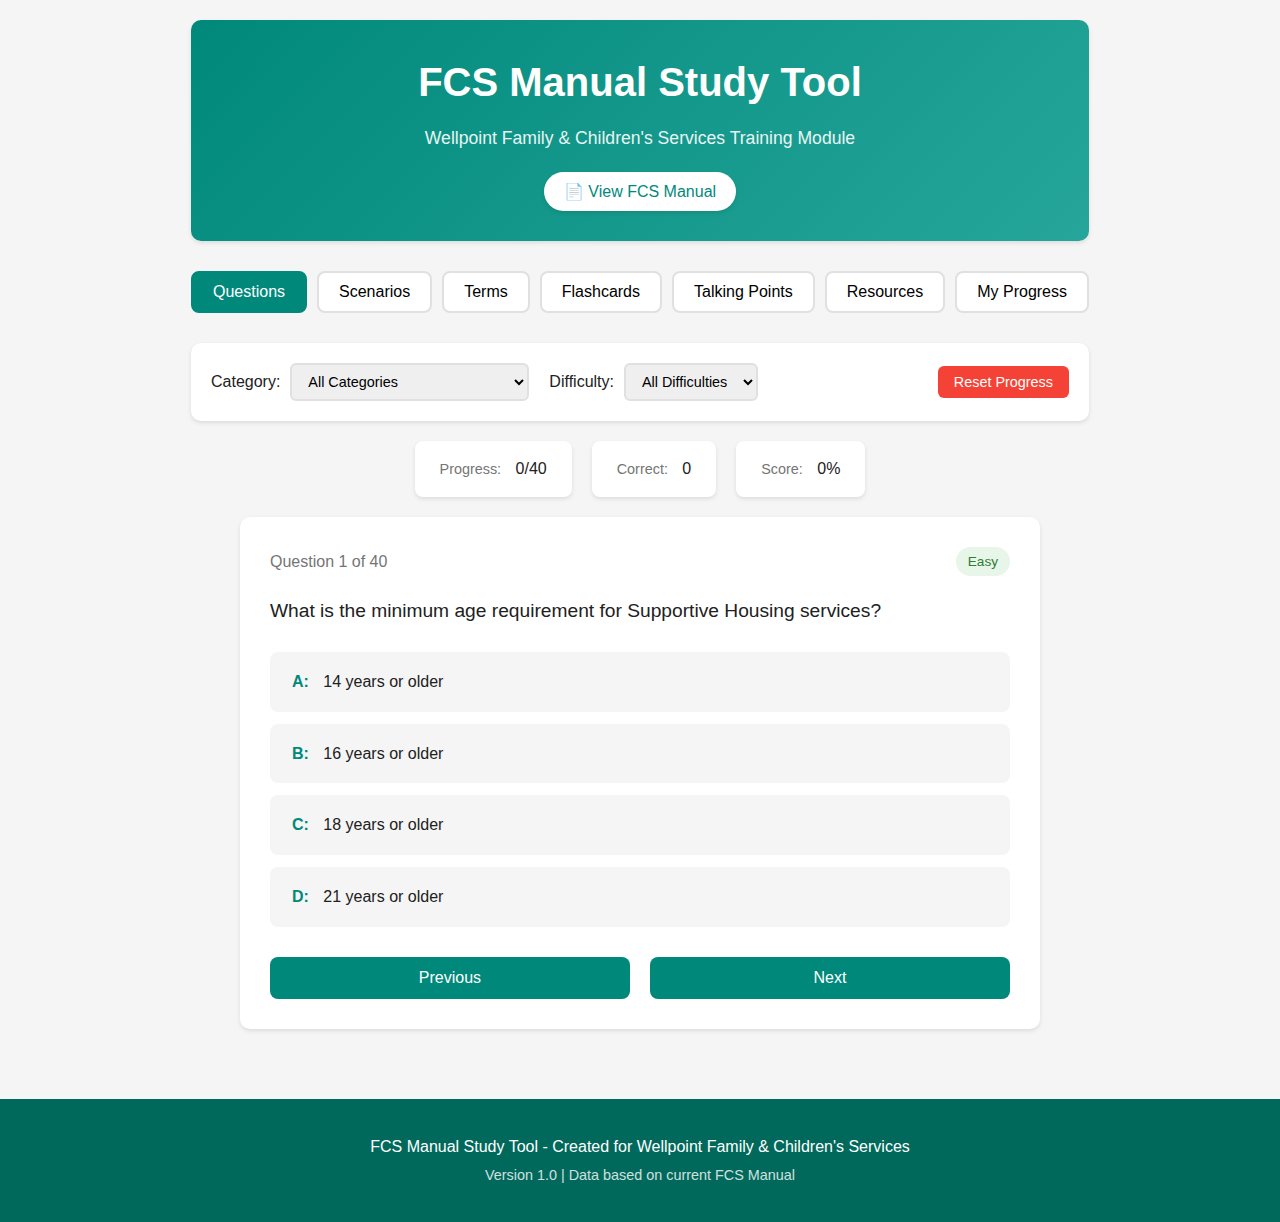
<file: index.html>
<!DOCTYPE html>
<html lang="en">

<head>
    <meta charset="UTF-8">
    <meta name="viewport" content="width=device-width, initial-scale=1.0">
    <title>FCS Manual Study Tool</title>
    <meta name="description" content="Study tool for Wellpoint FCS Provider Manual">
    <meta name="theme-color" content="#00897b">

    <!-- PWA manifest -->
    <link rel="manifest" href="manifest.json">
    <link rel="apple-touch-icon" href="icon-192.png">

    <!-- Styles -->
    <link rel="stylesheet" href="src/css/styles.css">
    <link href="https://fonts.googleapis.com/css2?family=Inter:wght@400;500;600;700&display=swap" rel="stylesheet">
</head>

<body>
    <div class="container">
        <header>
            <h1>FCS Manual Study Tool</h1>
            <p class="subtitle">Wellpoint Family & Children's Services Training Module</p>
            <button id="viewManualBtn" class="view-manual-btn">📄 View FCS Manual</button>
        </header>

        <nav class="mode-selector">
            <button class="mode-btn active" data-mode="questions">Questions</button>
            <button class="mode-btn" data-mode="scenarios">Scenarios</button>
            <button class="mode-btn" data-mode="terms">Terms</button>
            <button class="mode-btn" data-mode="flashcards">Flashcards</button>
            <button class="mode-btn" data-mode="talking-points">Talking Points</button>
            <button class="mode-btn" data-mode="resources">Resources</button>
            <button class="mode-btn" data-mode="progress">My Progress</button>
        </nav>

        <!-- Question Mode -->
        <div id="questionsMode" class="mode-content active">
            <div class="filters">
                <label>
                    Category:
                    <select id="categoryFilter">
                        <option value="all">All Categories</option>
                    </select>
                </label>
                <label>
                    Difficulty:
                    <select id="difficultyFilter">
                        <option value="all">All Difficulties</option>
                        <option value="easy">Easy</option>
                        <option value="medium">Medium</option>
                        <option value="hard">Hard</option>
                    </select>
                </label>
                <button id="resetQuestions" class="reset-btn">Reset Progress</button>
            </div>

            <div class="stats">
                <div class="stat">
                    <span class="stat-label">Progress:</span>
                    <span id="questionProgress">0/0</span>
                </div>
                <div class="stat">
                    <span class="stat-label">Correct:</span>
                    <span id="correctCount">0</span>
                </div>
                <div class="stat">
                    <span class="stat-label">Score:</span>
                    <span id="scorePercentage">0%</span>
                </div>
            </div>

            <div id="questionContainer" class="question-container">
                <div class="question-header">
                    <span id="questionNumber" class="question-number"></span>
                    <span id="questionDifficulty" class="difficulty-badge"></span>
                </div>
                <p id="questionText" class="question-text"></p>
                <div id="optionsContainer" class="options-container"></div>
                <div id="explanationContainer" class="explanation-container" style="display: none;">
                    <h3>Explanation:</h3>
                    <p id="explanationText"></p>
                    <div id="studyPages" class="study-pages"></div>
                </div>
                <div class="navigation">
                    <button id="prevQuestion" class="nav-btn">Previous</button>
                    <button id="nextQuestion" class="nav-btn">Next</button>
                </div>
            </div>
        </div>

        <!-- Scenarios Mode -->
        <div id="scenariosMode" class="mode-content">
            <div class="filters">
                <label>
                    Difficulty:
                    <select id="scenarioDifficultyFilter">
                        <option value="all">All Difficulties</option>
                        <option value="easy">Easy</option>
                        <option value="medium">Medium</option>
                        <option value="hard">Hard</option>
                    </select>
                </label>
                <button id="resetScenarios" class="reset-btn">Reset Progress</button>
            </div>

            <div class="stats">
                <div class="stat">
                    <span class="stat-label">Progress:</span>
                    <span id="scenarioProgress">0/0</span>
                </div>
                <div class="stat">
                    <span class="stat-label">Correct:</span>
                    <span id="scenarioCorrectCount">0</span>
                </div>
                <div class="stat">
                    <span class="stat-label">Score:</span>
                    <span id="scenarioScorePercentage">0%</span>
                </div>
            </div>

            <div id="scenarioContainer" class="scenario-container">
                <div class="scenario-header">
                    <h2 id="scenarioTitle"></h2>
                    <span id="scenarioDifficulty" class="difficulty-badge"></span>
                </div>
                <p id="scenarioDescription" class="scenario-description"></p>
                <p id="scenarioQuestion" class="scenario-question"></p>
                <div id="scenarioOptionsContainer" class="options-container"></div>
                <div id="scenarioExplanationContainer" class="explanation-container" style="display: none;">
                    <h3>Explanation:</h3>
                    <p id="scenarioExplanationText"></p>
                    <div id="scenarioStudyPages" class="study-pages"></div>
                    <div id="relatedConcepts" class="related-concepts"></div>
                </div>
                <div class="navigation">
                    <button id="prevScenario" class="nav-btn">Previous</button>
                    <button id="nextScenario" class="nav-btn">Next</button>
                </div>
            </div>
        </div>

        <!-- Terms Mode -->
        <div id="termsMode" class="mode-content">
            <div class="filters">
                <label>
                    Category:
                    <select id="termCategoryFilter">
                        <option value="all">All Categories</option>
                    </select>
                </label>
                <input type="text" id="termSearch" placeholder="Search terms..." class="search-input">
            </div>

            <div id="termsContainer" class="terms-container">
                <div class="terms-grid" id="termsGrid"></div>
            </div>
        </div>

        <!-- Flashcards Mode -->
        <div id="flashcardsMode" class="mode-content">
            <div class="filters">
                <label>
                    Category:
                    <select id="flashcardCategoryFilter">
                        <option value="all">All Categories</option>
                    </select>
                </label>
                <label>
                    Study Mode:
                    <select id="flashcardMode">
                        <option value="all">All Terms</option>
                        <option value="test-relevant">Test Relevant Only</option>
                    </select>
                </label>
                <button id="shuffleFlashcards" class="shuffle-btn">🔀 Shuffle</button>
            </div>

            <div class="flashcard-progress">
                <span id="flashcardProgress">1 / 1</span>
            </div>

            <div class="flashcard-container">
                <div id="flashcard" class="flashcard">
                    <div class="flashcard-inner">
                        <div class="flashcard-front">
                            <p id="flashcardTerm"></p>
                        </div>
                        <div class="flashcard-back">
                            <p id="flashcardDefinition"></p>
                            <div id="flashcardKeywords" class="flashcard-keywords"></div>
                        </div>
                    </div>
                </div>
                <p class="flashcard-hint">Click card to flip</p>
            </div>

            <div class="navigation">
                <button id="prevFlashcard" class="nav-btn">Previous</button>
                <button id="nextFlashcard" class="nav-btn">Next</button>
            </div>
        </div>

        <!-- Talking Points Mode -->
        <div id="talking-pointsMode" class="mode-content">
            <div class="filters">
                <label>
                    Category:
                    <select id="talkingPointsCategoryFilter">
                        <option value="all">All Categories</option>
                    </select>
                </label>
                <button id="resetTalkingPoints" class="reset-btn">Reset Progress</button>
            </div>

            <div class="stats">
                <div class="stat">
                    <span class="stat-label">Progress:</span>
                    <span id="talkingPointsProgress">0/0</span>
                </div>
                <div class="stat">
                    <span class="stat-label">Correct:</span>
                    <span id="talkingPointsCorrectCount">0</span>
                </div>
                <div class="stat">
                    <span class="stat-label">Score:</span>
                    <span id="talkingPointsScorePercentage">0%</span>
                </div>
            </div>

            <div id="talkingPointsContainer" class="talking-points-container">
                <div class="talking-points-header">
                    <span id="talkingPointsNumber" class="question-number"></span>
                </div>
                <div class="statement-card">
                    <p id="talkingPointStatement" class="statement-text"></p>
                </div>
                <div class="true-false-buttons">
                    <button id="trueBtn" class="tf-btn true-btn">TRUE</button>
                    <button id="falseBtn" class="tf-btn false-btn">FALSE</button>
                </div>
                <div id="talkingPointsExplanation" class="explanation-container" style="display: none;">
                    <h3>Explanation:</h3>
                    <p id="talkingPointsExplanationText"></p>
                    <p id="talkingPointsSource" class="source-reference"></p>
                </div>
                <div class="navigation">
                    <button id="prevTalkingPoint" class="nav-btn">Previous</button>
                    <button id="nextTalkingPoint" class="nav-btn">Next</button>
                </div>
            </div>
        </div>

        <!-- Program Resources Mode -->
        <div id="resourcesMode" class="mode-content">
            <div class="resources-intro">
                <h2>Program Approach & Resources</h2>
                <p>Study documentation best practices, TAP (Transition Assistance Program), and AHAH (Apple Health and Homes) - based on Section 6 of the FCS Manual.</p>
            </div>

            <div class="resources-tabs">
                <button class="resource-tab active" data-tab="resource-questions">Questions</button>
                <button class="resource-tab" data-tab="resource-terms">Key Terms</button>
                <button class="resource-tab" data-tab="resource-scenarios">Scenarios</button>
                <button class="resource-tab" data-tab="resource-talking-points">True/False</button>
            </div>

            <!-- Resource Questions Sub-tab -->
            <div id="resource-questions" class="resource-tab-content active">
                <div class="filters">
                    <label>
                        Topic:
                        <select id="resourceCategoryFilter">
                            <option value="all">All Topics</option>
                        </select>
                    </label>
                    <button id="resetResourceQuestions" class="reset-btn">Reset Progress</button>
                </div>

                <div class="stats">
                    <div class="stat">
                        <span class="stat-label">Progress:</span>
                        <span id="resourceQuestionProgress">0/0</span>
                    </div>
                    <div class="stat">
                        <span class="stat-label">Correct:</span>
                        <span id="resourceCorrectCount">0</span>
                    </div>
                    <div class="stat">
                        <span class="stat-label">Score:</span>
                        <span id="resourceScorePercentage">0%</span>
                    </div>
                </div>

                <div id="resourceQuestionContainer" class="question-container">
                    <div class="question-header">
                        <span id="resourceQuestionNumber" class="question-number"></span>
                        <span id="resourceQuestionDifficulty" class="difficulty-badge"></span>
                    </div>
                    <p id="resourceQuestionText" class="question-text"></p>
                    <div id="resourceOptionsContainer" class="options-container"></div>
                    <div id="resourceExplanationContainer" class="explanation-container" style="display: none;">
                        <h3>Explanation:</h3>
                        <p id="resourceExplanationText"></p>
                        <div id="resourceStudyPages" class="study-pages"></div>
                    </div>
                    <div class="navigation">
                        <button id="prevResourceQuestion" class="nav-btn">Previous</button>
                        <button id="nextResourceQuestion" class="nav-btn">Next</button>
                    </div>
                </div>
            </div>

            <!-- Resource Terms Sub-tab -->
            <div id="resource-terms" class="resource-tab-content">
                <div class="filters">
                    <label>
                        Category:
                        <select id="resourceTermCategoryFilter">
                            <option value="all">All Categories</option>
                        </select>
                    </label>
                    <input type="text" id="resourceTermSearch" placeholder="Search terms..." class="search-input">
                </div>

                <div id="resourceTermsContainer" class="terms-container">
                    <div class="terms-grid" id="resourceTermsGrid"></div>
                </div>
            </div>

            <!-- Resource Scenarios Sub-tab -->
            <div id="resource-scenarios" class="resource-tab-content">
                <div class="filters">
                    <label>
                        Difficulty:
                        <select id="resourceScenarioDifficultyFilter">
                            <option value="all">All Difficulties</option>
                            <option value="Easy">Easy</option>
                            <option value="Medium">Medium</option>
                            <option value="Hard">Hard</option>
                        </select>
                    </label>
                    <button id="resetResourceScenarios" class="reset-btn">Reset Progress</button>
                </div>

                <div class="stats">
                    <div class="stat">
                        <span class="stat-label">Progress:</span>
                        <span id="resourceScenarioProgress">0/0</span>
                    </div>
                    <div class="stat">
                        <span class="stat-label">Correct:</span>
                        <span id="resourceScenarioCorrectCount">0</span>
                    </div>
                    <div class="stat">
                        <span class="stat-label">Score:</span>
                        <span id="resourceScenarioScorePercentage">0%</span>
                    </div>
                </div>

                <div id="resourceScenarioContainer" class="scenario-container">
                    <div class="scenario-header">
                        <h2 id="resourceScenarioTitle"></h2>
                        <span id="resourceScenarioDifficulty" class="difficulty-badge"></span>
                    </div>
                    <p id="resourceScenarioDescription" class="scenario-description"></p>
                    <p id="resourceScenarioQuestion" class="scenario-question"></p>
                    <div id="resourceScenarioOptionsContainer" class="options-container"></div>
                    <div id="resourceScenarioExplanationContainer" class="explanation-container" style="display: none;">
                        <h3>Explanation:</h3>
                        <p id="resourceScenarioExplanationText"></p>
                        <div id="resourceScenarioStudyPages" class="study-pages"></div>
                        <div id="resourceRelatedConcepts" class="related-concepts"></div>
                    </div>
                    <div class="navigation">
                        <button id="prevResourceScenario" class="nav-btn">Previous</button>
                        <button id="nextResourceScenario" class="nav-btn">Next</button>
                    </div>
                </div>
            </div>

            <!-- Resource Talking Points Sub-tab -->
            <div id="resource-talking-points" class="resource-tab-content">
                <div class="filters">
                    <label>
                        Topic:
                        <select id="resourceTalkingPointsCategoryFilter">
                            <option value="all">All Topics</option>
                        </select>
                    </label>
                    <button id="resetResourceTalkingPoints" class="reset-btn">Reset Progress</button>
                </div>

                <div class="stats">
                    <div class="stat">
                        <span class="stat-label">Progress:</span>
                        <span id="resourceTalkingPointsProgress">0/0</span>
                    </div>
                    <div class="stat">
                        <span class="stat-label">Correct:</span>
                        <span id="resourceTalkingPointsCorrectCount">0</span>
                    </div>
                    <div class="stat">
                        <span class="stat-label">Score:</span>
                        <span id="resourceTalkingPointsScorePercentage">0%</span>
                    </div>
                </div>

                <div id="resourceTalkingPointsContainer" class="talking-points-container">
                    <div class="talking-points-header">
                        <span id="resourceTalkingPointsNumber" class="question-number"></span>
                    </div>
                    <div class="statement-card">
                        <p id="resourceTalkingPointStatement" class="statement-text"></p>
                    </div>
                    <div class="true-false-buttons">
                        <button id="resourceTrueBtn" class="tf-btn true-btn">TRUE</button>
                        <button id="resourceFalseBtn" class="tf-btn false-btn">FALSE</button>
                    </div>
                    <div id="resourceTalkingPointsExplanation" class="explanation-container" style="display: none;">
                        <h3>Explanation:</h3>
                        <p id="resourceTalkingPointsExplanationText"></p>
                        <p id="resourceTalkingPointsSource" class="source-reference"></p>
                    </div>
                    <div class="navigation">
                        <button id="prevResourceTalkingPoint" class="nav-btn">Previous</button>
                        <button id="nextResourceTalkingPoint" class="nav-btn">Next</button>
                    </div>
                </div>
            </div>
        </div>

        <!-- Progress Mode (Gamification Dashboard) -->
        <div id="progressMode" class="mode-content">
            <div id="gamificationDashboard"></div>
        </div>
    </div>

    <footer>
        <p>FCS Manual Study Tool - Created for Wellpoint Family & Children's Services</p>
        <p class="version">Version 1.0 | Data based on current FCS Manual</p>
    </footer>

    <script src="src/js/gamification.js"></script>
    <script src="src/js/script.js"></script>

    <!-- Service Worker Registration -->
    <script>
        if ('serviceWorker' in navigator) {
            window.addEventListener('load', () => {
                navigator.serviceWorker.register('./sw.js')
                    .then(registration => {
                        console.log('Service Worker registered:', registration);
                    })
                    .catch(error => {
                        console.log('Service Worker registration failed:', error);
                    });
            });
        }

        // Handle offline/online status
        window.addEventListener('online', () => {
            console.log('Back online');
        });

        window.addEventListener('offline', () => {
            console.log('Gone offline');
        });

        // PWA install prompt
        let deferredPrompt;
        window.addEventListener('beforeinstallprompt', (e) => {
            e.preventDefault();
            deferredPrompt = e;
        });

        // Show update prompt when new service worker is available
        if ('serviceWorker' in navigator) {
            navigator.serviceWorker.addEventListener('controllerchange', () => {
                window.location.reload();
            });

            navigator.serviceWorker.ready.then(registration => {
                registration.addEventListener('updatefound', () => {
                    const newWorker = registration.installing;
                    newWorker.addEventListener('statechange', () => {
                        if (newWorker.state === 'installed' && navigator.serviceWorker.controller) {
                            // New content available, show update prompt
                            if (confirm('A new version is available! Reload to update?')) {
                                newWorker.postMessage({ action: 'skipWaiting' });
                            }
                        }
                    });
                });
            });
        }
    </script>
</body>

</html>
</file>
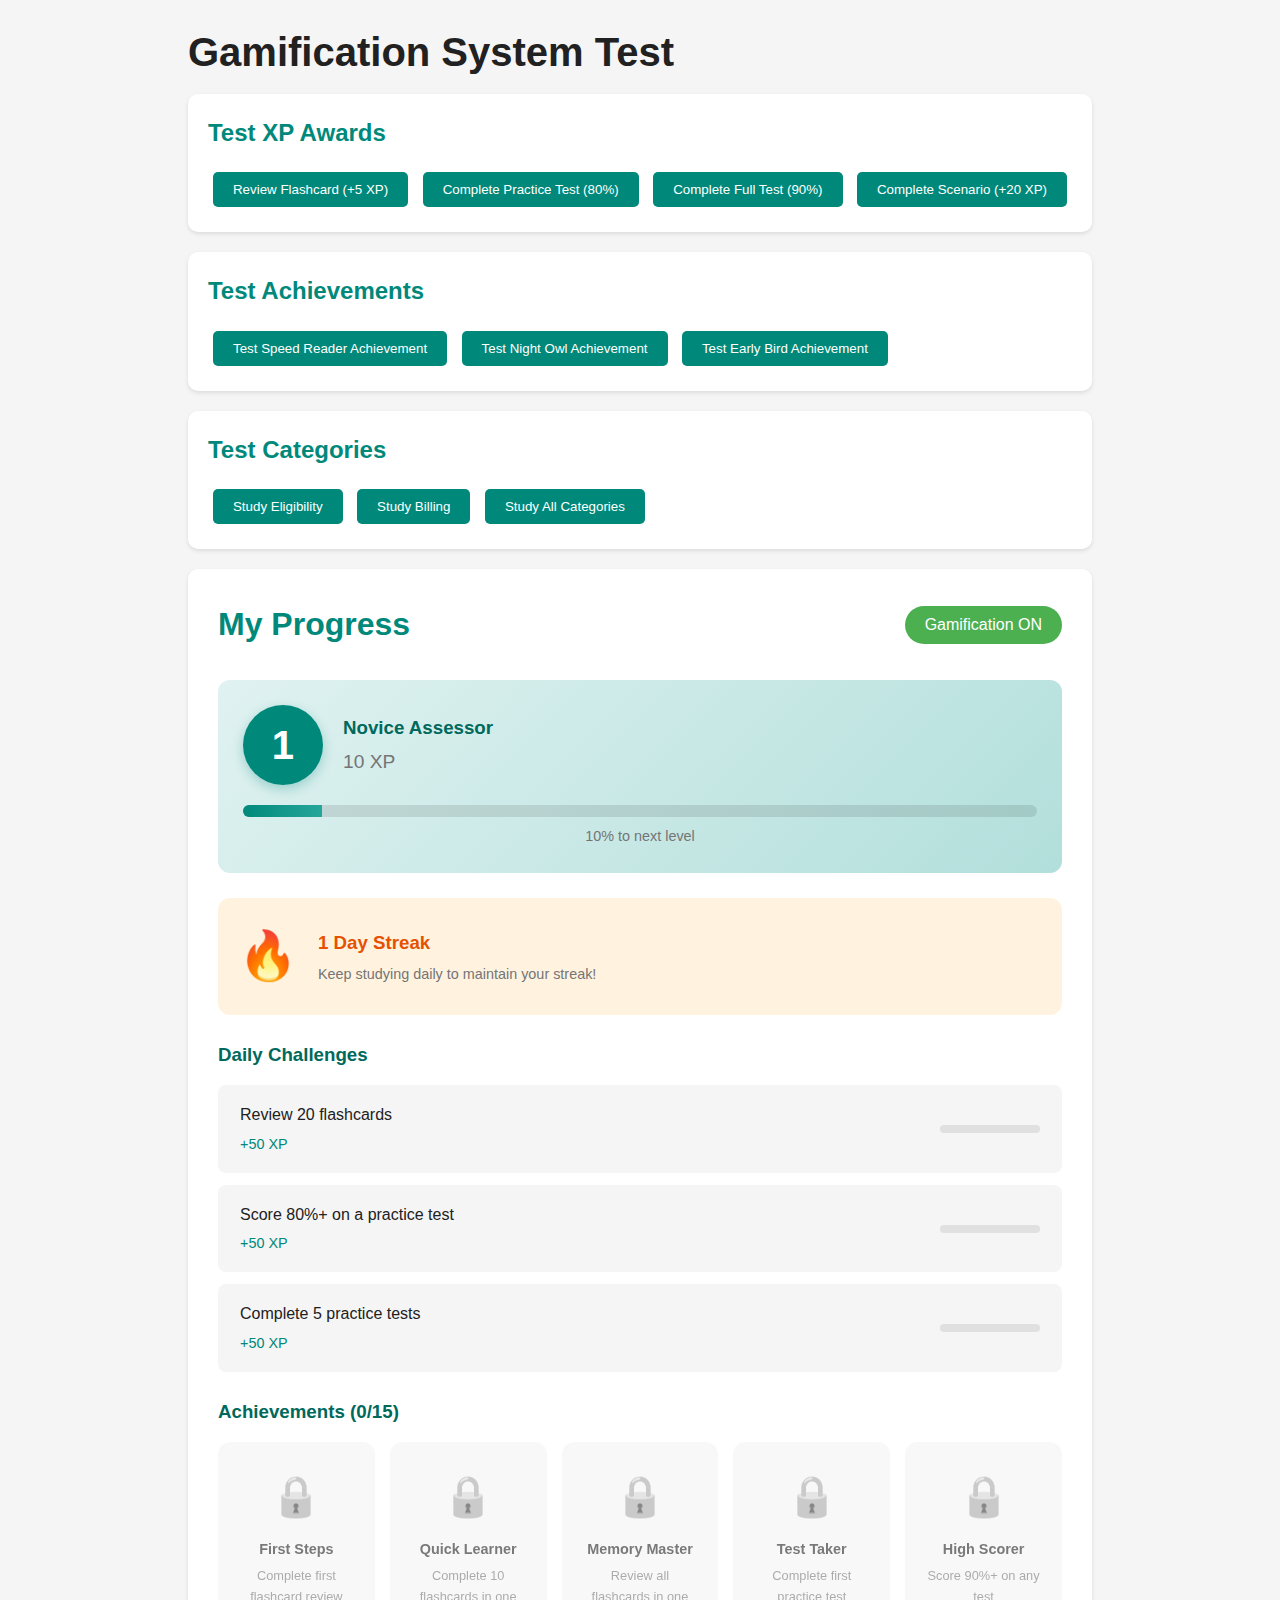
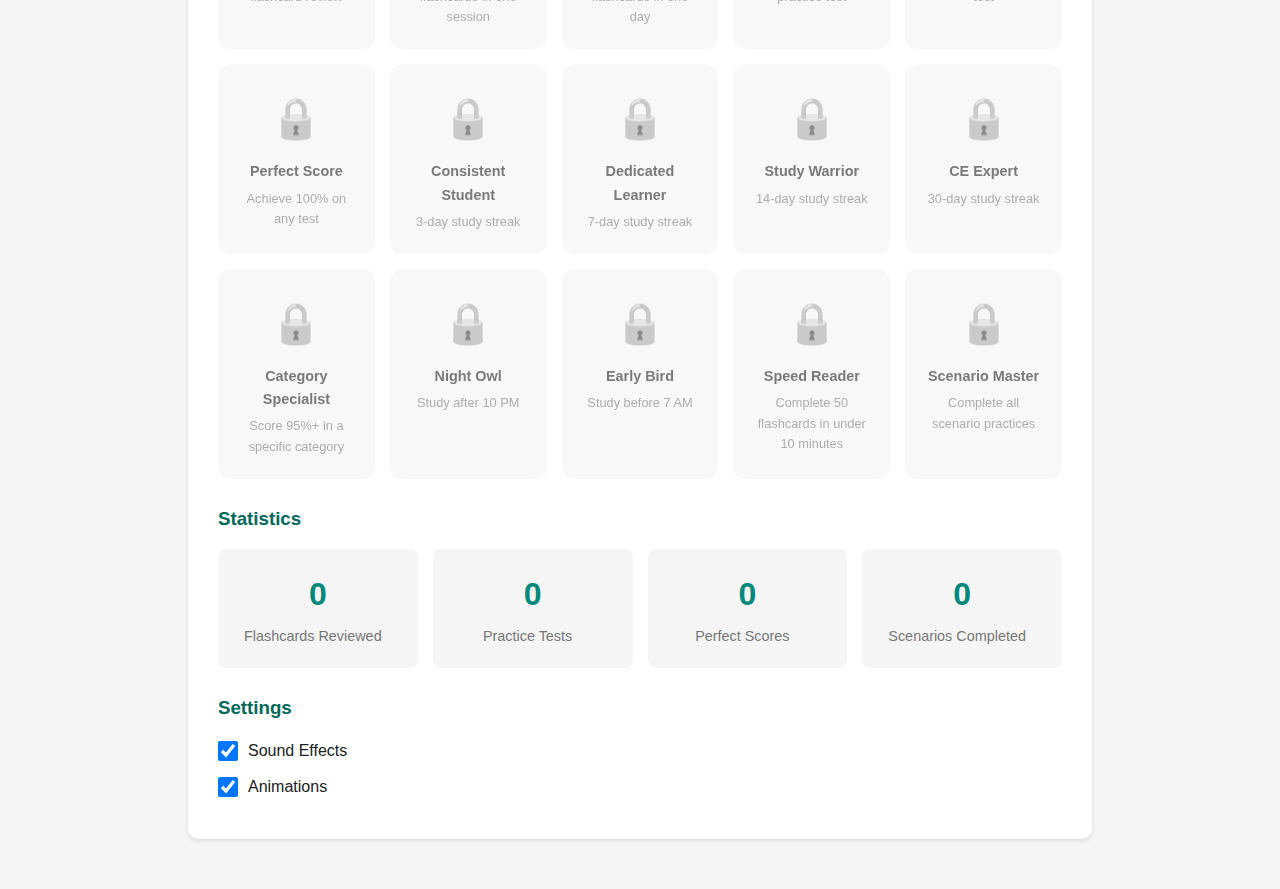
<file: test-gamification.html>
<!DOCTYPE html>
<html lang="en">
<head>
    <meta charset="UTF-8">
    <meta name="viewport" content="width=device-width, initial-scale=1.0">
    <title>Gamification Test</title>
    <link rel="stylesheet" href="styles.css">
</head>
<body>
    <div class="container">
        <h1>Gamification System Test</h1>
        
        <div class="test-controls">
            <h2>Test XP Awards</h2>
            <button onclick="gamification.onFlashcardReviewed()">Review Flashcard (+5 XP)</button>
            <button onclick="gamification.onPracticeTestCompleted(8, 10)">Complete Practice Test (80%)</button>
            <button onclick="gamification.onFullTestCompleted(45, 50)">Complete Full Test (90%)</button>
            <button onclick="gamification.onScenarioCompleted()">Complete Scenario (+20 XP)</button>
        </div>
        
        <div class="test-controls">
            <h2>Test Achievements</h2>
            <button onclick="testSpeedReader()">Test Speed Reader Achievement</button>
            <button onclick="testNightOwl()">Test Night Owl Achievement</button>
            <button onclick="testEarlyBird()">Test Early Bird Achievement</button>
        </div>
        
        <div class="test-controls">
            <h2>Test Categories</h2>
            <button onclick="gamification.onCategoryStudied('Eligibility')">Study Eligibility</button>
            <button onclick="gamification.onCategoryStudied('Billing')">Study Billing</button>
            <button onclick="testAllCategories()">Study All Categories</button>
        </div>
        
        <div id="gamificationDashboard"></div>
    </div>
    
    <script src="gamification.js"></script>
    <script>
        function renderDashboard() {
            document.getElementById('gamificationDashboard').innerHTML = gamification.renderDashboard();
            
            // Add event listeners
            const toggleBtn = document.getElementById('toggleGamification');
            if (toggleBtn) {
                toggleBtn.addEventListener('click', () => {
                    gamification.data.settings.enabled = !gamification.data.settings.enabled;
                    gamification.save();
                    renderDashboard();
                });
            }
            
            const soundToggle = document.getElementById('soundToggle');
            if (soundToggle) {
                soundToggle.addEventListener('change', (e) => {
                    gamification.data.settings.soundEnabled = e.target.checked;
                    gamification.save();
                });
            }
            
            const animationToggle = document.getElementById('animationToggle');
            if (animationToggle) {
                animationToggle.addEventListener('change', (e) => {
                    gamification.data.settings.animationsEnabled = e.target.checked;
                    gamification.save();
                });
            }
        }
        
        function testSpeedReader() {
            gamification.sessionStartTime = Date.now() - 300000; // 5 minutes ago
            gamification.flashcardSessionCount = 50;
            gamification.sessionStats.flashcardsReviewed = 50;
            gamification.sessionStats.duration = 300000;
            gamification.checkAchievements();
            renderDashboard();
        }
        
        function testNightOwl() {
            // Will only work if actually after 10 PM
            gamification.checkAchievements();
            renderDashboard();
        }
        
        function testEarlyBird() {
            // Will only work if actually before 7 AM
            gamification.checkAchievements();
            renderDashboard();
        }
        
        function testAllCategories() {
            const allCategories = [
                "Billing", "Billing Codes", "Claims Disputes", "Claims Processing",
                "Compliance", "Data Systems", "Documentation", "Eligibility",
                "Employment", "Financial Assistance", "Payment Methods", "Program Overview",
                "Provider Qualifications", "Provider Requirements", "Quality & Compliance",
                "Service Authorization", "Service Components", "Service Delivery", "Service Types"
            ];
            
            allCategories.forEach(cat => gamification.onCategoryStudied(cat));
            renderDashboard();
        }
        
        // Initial render
        renderDashboard();
        
        // Re-render after any action
        document.querySelectorAll('button').forEach(btn => {
            if (!btn.id) {
                btn.addEventListener('click', () => {
                    setTimeout(renderDashboard, 100);
                });
            }
        });
    </script>
    
    <style>
        .test-controls {
            background: var(--surface);
            padding: 20px;
            margin-bottom: 20px;
            border-radius: 10px;
            box-shadow: var(--shadow);
        }
        
        .test-controls h2 {
            margin-bottom: 15px;
            color: var(--primary-color);
        }
        
        .test-controls button {
            background: var(--primary-color);
            color: white;
            border: none;
            padding: 10px 20px;
            margin: 5px;
            border-radius: 5px;
            cursor: pointer;
            transition: all 0.3s ease;
        }
        
        .test-controls button:hover {
            background: var(--primary-dark);
            transform: translateY(-2px);
        }
    </style>
</body>
</html>
</file>
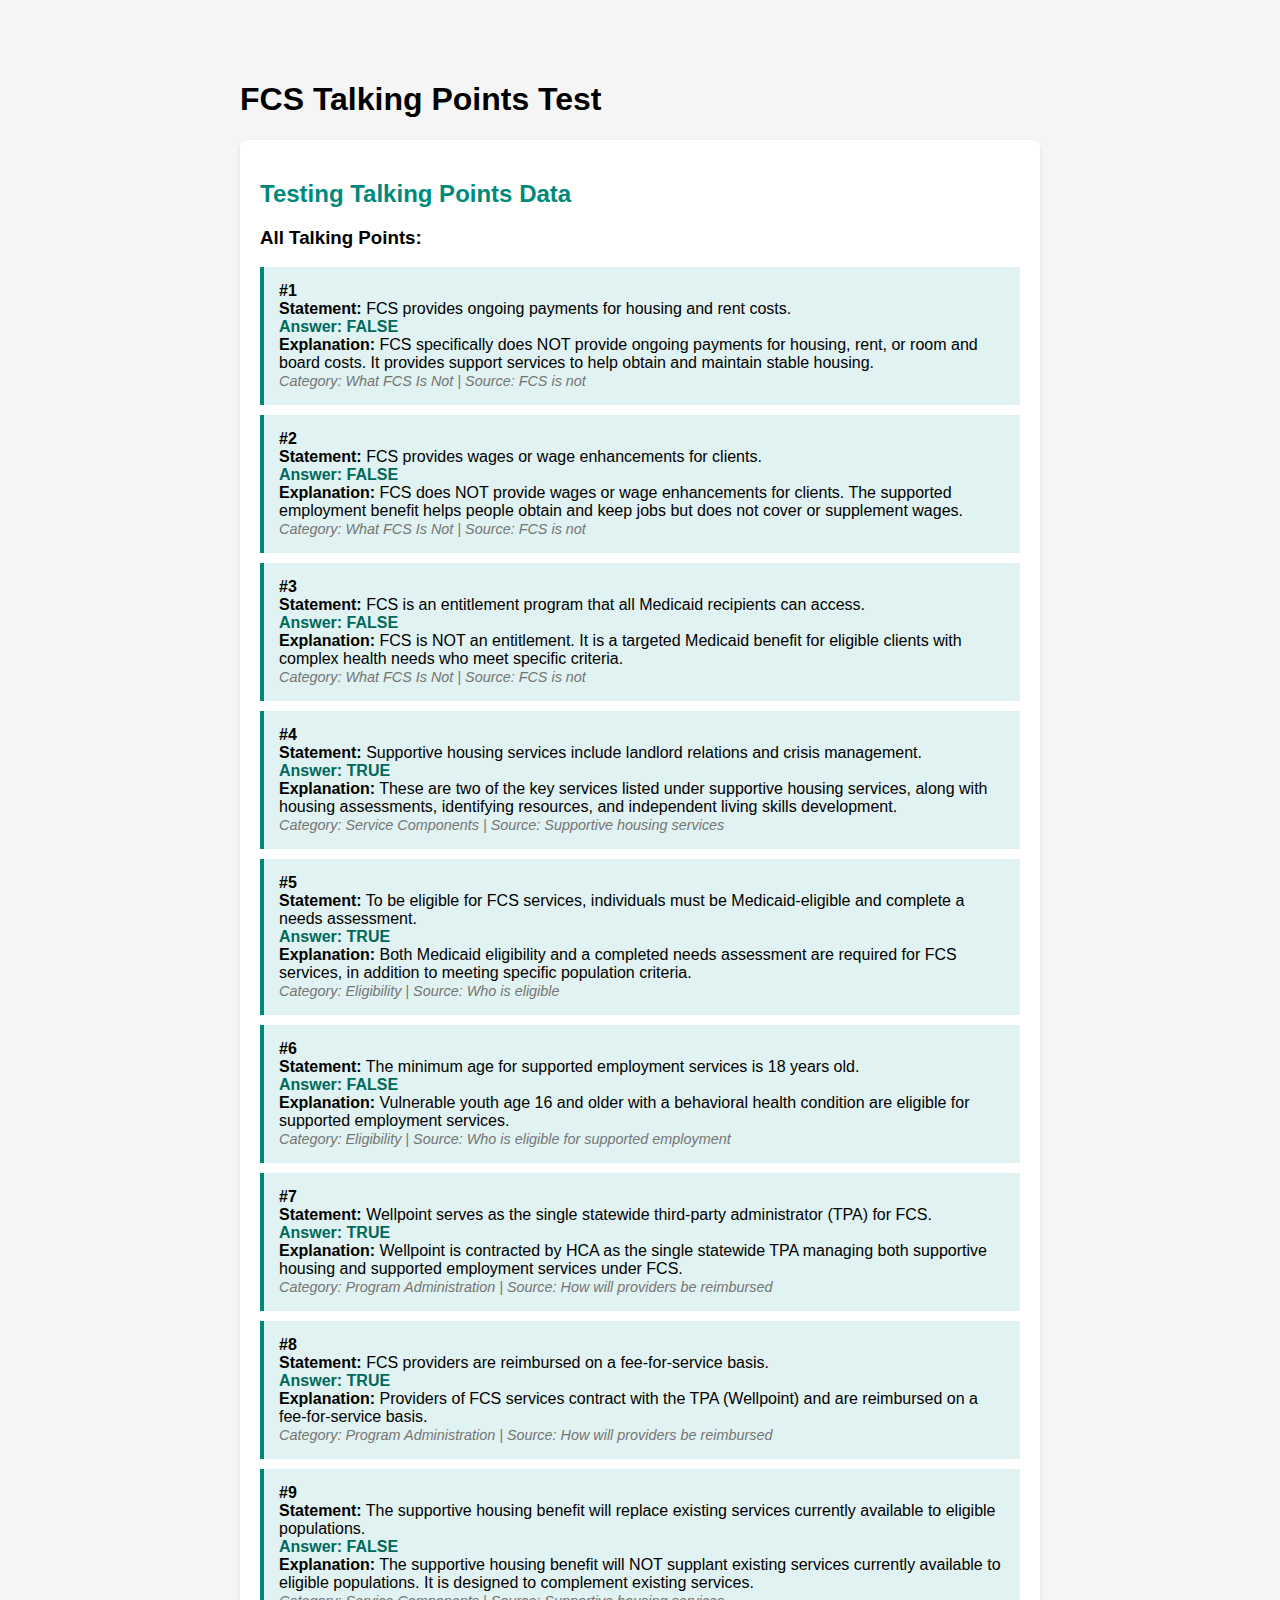
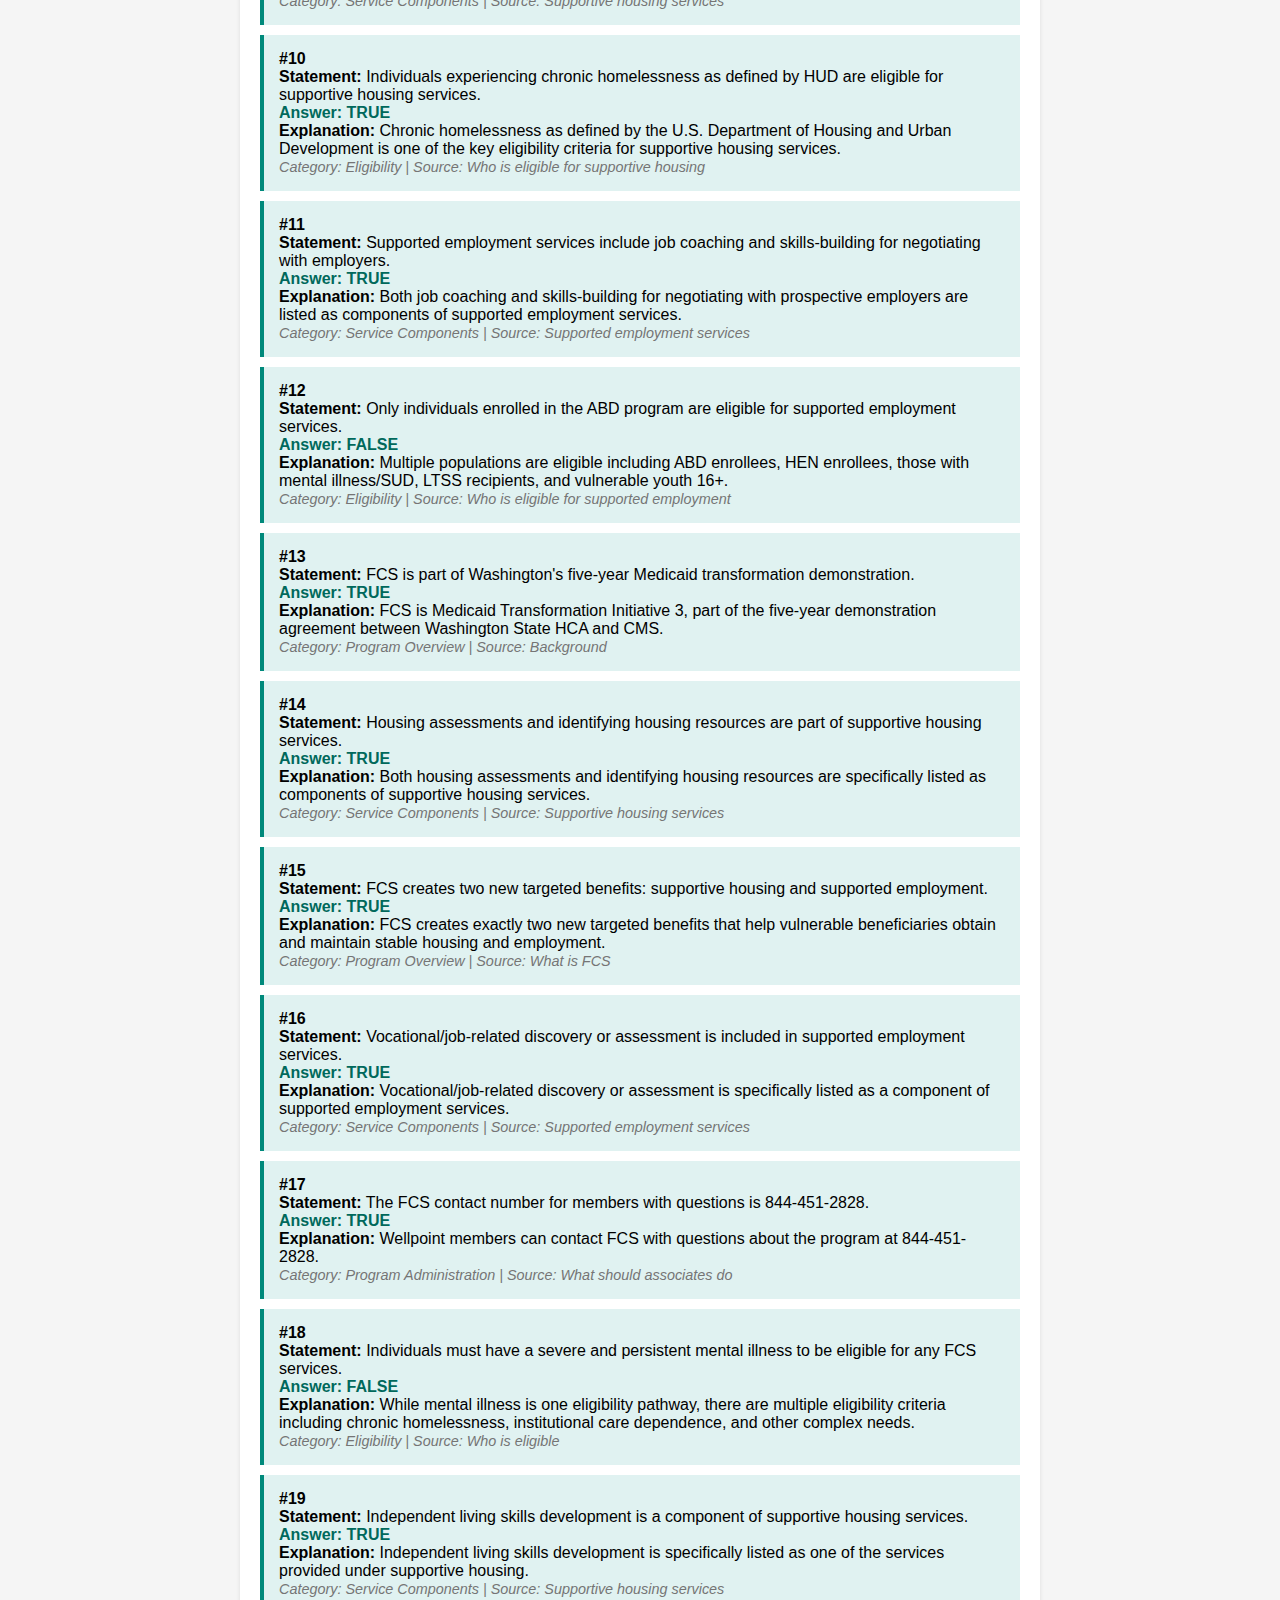
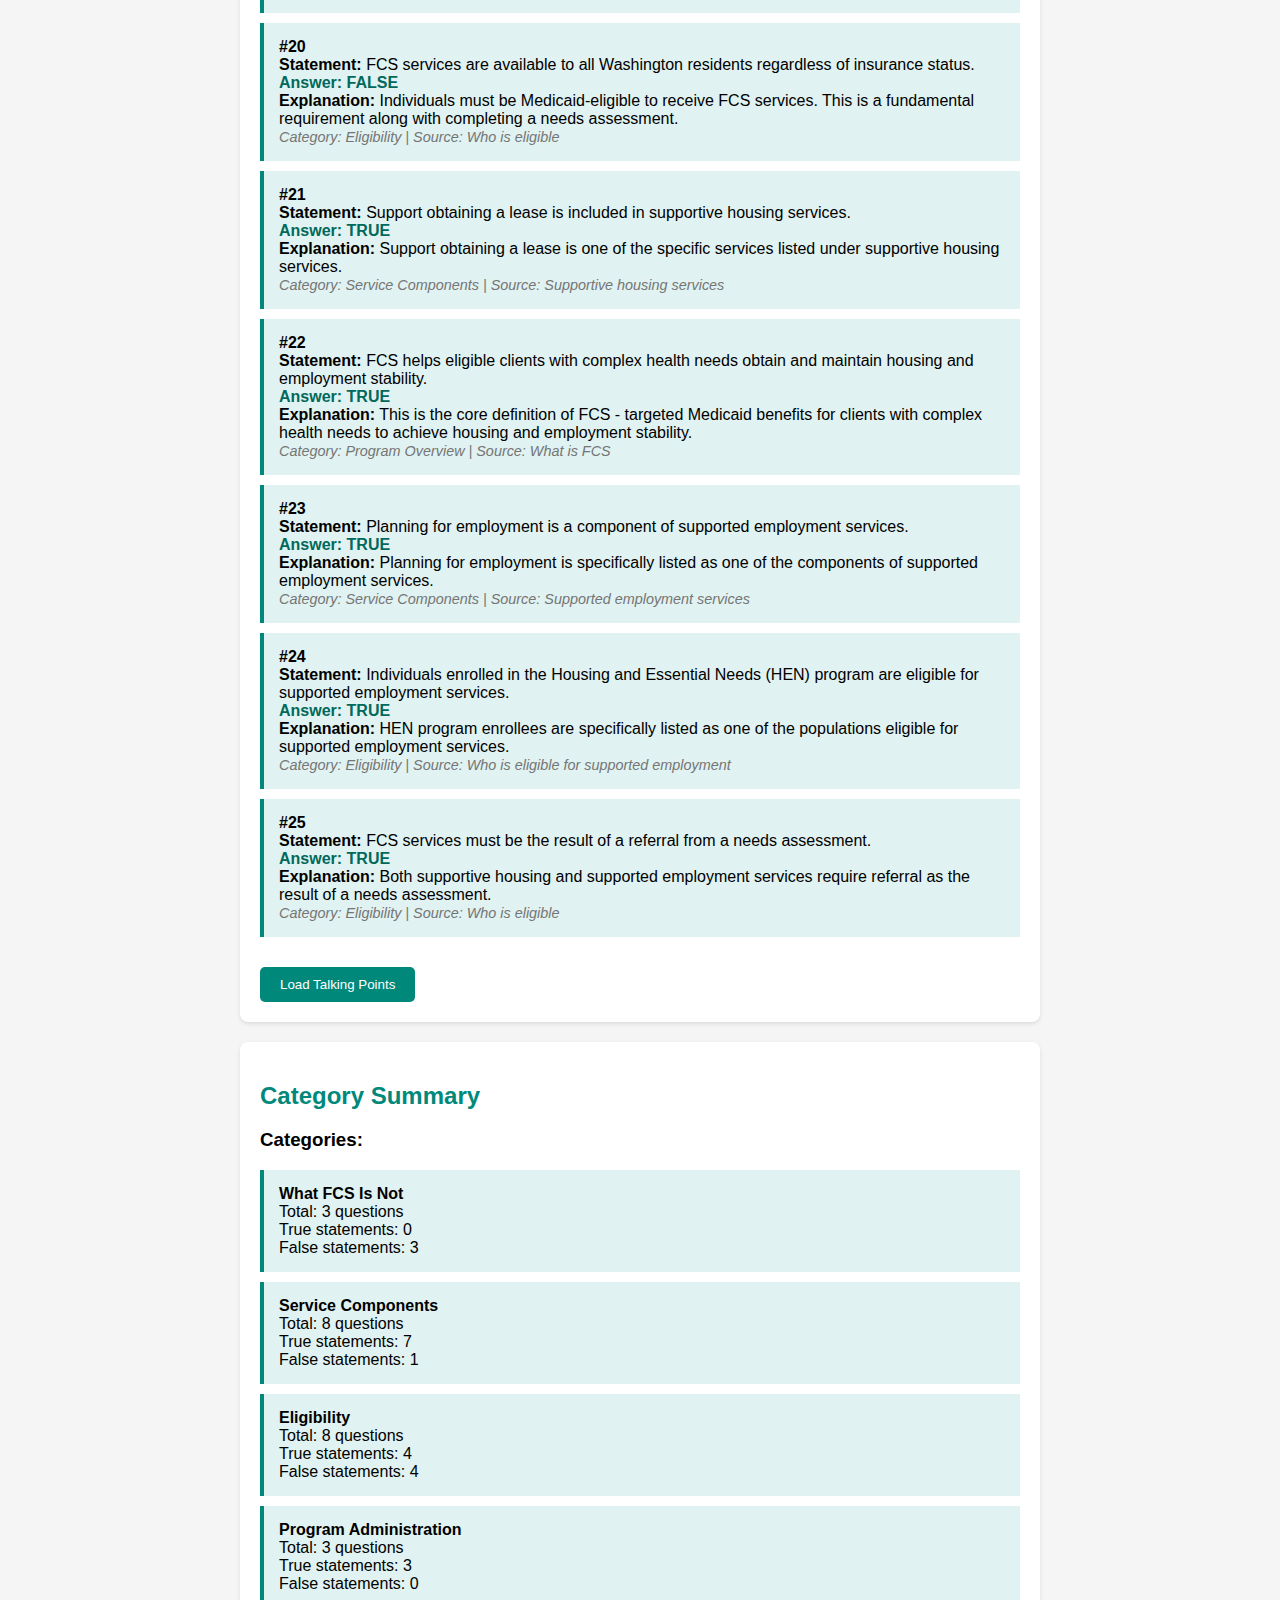
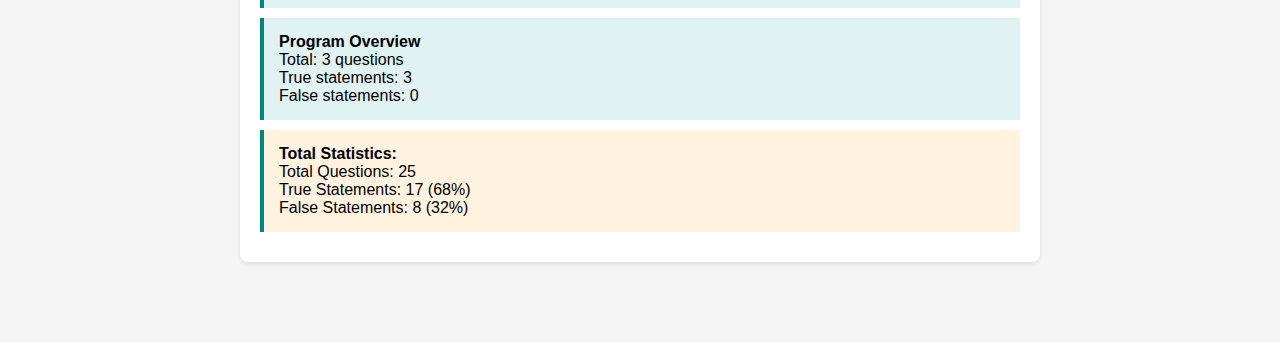
<file: test-talking-points.html>
<!DOCTYPE html>
<html lang="en">
<head>
    <meta charset="UTF-8">
    <meta name="viewport" content="width=device-width, initial-scale=1.0">
    <title>Test Talking Points</title>
    <style>
        body {
            font-family: Arial, sans-serif;
            max-width: 800px;
            margin: 40px auto;
            padding: 20px;
            background: #f5f5f5;
        }
        
        .test-section {
            background: white;
            padding: 20px;
            margin-bottom: 20px;
            border-radius: 8px;
            box-shadow: 0 2px 4px rgba(0,0,0,0.1);
        }
        
        h2 {
            color: #00897b;
            margin-bottom: 15px;
        }
        
        .statement {
            padding: 15px;
            background: #e0f2f1;
            border-left: 4px solid #00897b;
            margin-bottom: 10px;
        }
        
        .answer {
            font-weight: bold;
            color: #00695c;
        }
        
        .category {
            color: #757575;
            font-size: 0.9em;
            font-style: italic;
        }
        
        button {
            background: #00897b;
            color: white;
            border: none;
            padding: 10px 20px;
            border-radius: 5px;
            cursor: pointer;
            margin-top: 20px;
        }
        
        button:hover {
            background: #00695c;
        }
    </style>
</head>
<body>
    <h1>FCS Talking Points Test</h1>
    
    <div class="test-section">
        <h2>Testing Talking Points Data</h2>
        <div id="talkingPointsList"></div>
        <button onclick="loadAndDisplay()">Load Talking Points</button>
    </div>
    
    <div class="test-section">
        <h2>Category Summary</h2>
        <div id="categorySummary"></div>
    </div>
    
    <script>
        async function loadAndDisplay() {
            try {
                const response = await fetch('talking-points.json');
                const data = await response.json();
                
                // Display talking points
                const listDiv = document.getElementById('talkingPointsList');
                listDiv.innerHTML = '<h3>All Talking Points:</h3>';
                
                data.talkingPoints.forEach((tp, index) => {
                    const div = document.createElement('div');
                    div.className = 'statement';
                    div.innerHTML = `
                        <strong>#${index + 1}</strong><br>
                        <strong>Statement:</strong> ${tp.statement}<br>
                        <span class="answer">Answer: ${tp.correct ? 'TRUE' : 'FALSE'}</span><br>
                        <strong>Explanation:</strong> ${tp.explanation}<br>
                        <span class="category">Category: ${tp.category} | Source: ${tp.sourceSection}</span>
                    `;
                    listDiv.appendChild(div);
                });
                
                // Category summary
                const categories = {};
                data.talkingPoints.forEach(tp => {
                    if (!categories[tp.category]) {
                        categories[tp.category] = { count: 0, trueCount: 0, falseCount: 0 };
                    }
                    categories[tp.category].count++;
                    if (tp.correct) {
                        categories[tp.category].trueCount++;
                    } else {
                        categories[tp.category].falseCount++;
                    }
                });
                
                const summaryDiv = document.getElementById('categorySummary');
                summaryDiv.innerHTML = '<h3>Categories:</h3>';
                
                Object.entries(categories).forEach(([cat, data]) => {
                    const div = document.createElement('div');
                    div.className = 'statement';
                    div.innerHTML = `
                        <strong>${cat}</strong><br>
                        Total: ${data.count} questions<br>
                        True statements: ${data.trueCount}<br>
                        False statements: ${data.falseCount}
                    `;
                    summaryDiv.appendChild(div);
                });
                
                // Summary stats
                const totalQuestions = data.talkingPoints.length;
                const trueQuestions = data.talkingPoints.filter(tp => tp.correct).length;
                const falseQuestions = totalQuestions - trueQuestions;
                
                const statsDiv = document.createElement('div');
                statsDiv.className = 'statement';
                statsDiv.style.background = '#fff3e0';
                statsDiv.innerHTML = `
                    <strong>Total Statistics:</strong><br>
                    Total Questions: ${totalQuestions}<br>
                    True Statements: ${trueQuestions} (${Math.round(trueQuestions/totalQuestions*100)}%)<br>
                    False Statements: ${falseQuestions} (${Math.round(falseQuestions/totalQuestions*100)}%)
                `;
                summaryDiv.appendChild(statsDiv);
                
            } catch (error) {
                console.error('Error loading talking points:', error);
                document.getElementById('talkingPointsList').innerHTML = 
                    '<p style="color: red;">Error loading talking points: ' + error.message + '</p>';
            }
        }
        
        // Auto-load on page load
        window.addEventListener('DOMContentLoaded', loadAndDisplay);
    </script>
</body>
</html>
</file>
<file: src/css/styles.css>
/* FCS Study Tool Styles - Green/Teal Theme */
:root {
    --primary-color: #00897b;
    --primary-dark: #00695c;
    --primary-light: #4db6ac;
    --secondary-color: #26a69a;
    --accent-color: #80cbc4;
    --success-color: #4caf50;
    --error-color: #f44336;
    --warning-color: #ff9800;
    --background: #f5f5f5;
    --surface: #ffffff;
    --text-primary: #212121;
    --text-secondary: #757575;
    --border-color: #e0e0e0;
    --shadow: 0 2px 4px rgba(0,0,0,0.1);
    --shadow-hover: 0 4px 8px rgba(0,0,0,0.15);
}

* {
    margin: 0;
    padding: 0;
    box-sizing: border-box;
}

body {
    font-family: 'Inter', -apple-system, BlinkMacSystemFont, 'Segoe UI', Roboto, sans-serif;
    background-color: var(--background);
    color: var(--text-primary);
    line-height: 1.6;
    min-height: 100vh;
    display: flex;
    flex-direction: column;
}

.container {
    max-width: 1200px;
    margin: 0 auto;
    padding: 20px;
    flex: 1;
}

/* Header */
header {
    text-align: center;
    margin-bottom: 30px;
    padding: 30px 0;
    background: linear-gradient(135deg, var(--primary-color), var(--secondary-color));
    color: white;
    border-radius: 10px;
    box-shadow: var(--shadow);
}

h1 {
    font-size: 2.5rem;
    font-weight: 700;
    margin-bottom: 10px;
}

.subtitle {
    font-size: 1.1rem;
    opacity: 0.9;
    margin-bottom: 20px;
}

.view-manual-btn {
    background: white;
    color: var(--primary-color);
    border: none;
    padding: 10px 20px;
    border-radius: 25px;
    font-size: 1rem;
    font-weight: 500;
    cursor: pointer;
    transition: all 0.3s ease;
    box-shadow: var(--shadow);
}

.view-manual-btn:hover {
    transform: translateY(-2px);
    box-shadow: var(--shadow-hover);
}

/* Mode Selector */
.mode-selector {
    display: flex;
    gap: 10px;
    margin-bottom: 30px;
    justify-content: center;
    flex-wrap: wrap;
}

.mode-btn {
    background: var(--surface);
    border: 2px solid var(--border-color);
    padding: 10px 20px;
    border-radius: 8px;
    font-size: 1rem;
    font-weight: 500;
    cursor: pointer;
    transition: all 0.3s ease;
}

.mode-btn:hover {
    border-color: var(--primary-light);
    background: var(--accent-color);
}

.mode-btn.active {
    background: var(--primary-color);
    color: white;
    border-color: var(--primary-color);
}

/* Mode Content */
.mode-content {
    display: none;
}

.mode-content.active {
    display: block;
    animation: fadeIn 0.3s ease;
}

@keyframes fadeIn {
    from { opacity: 0; transform: translateY(10px); }
    to { opacity: 1; transform: translateY(0); }
}

/* Filters */
.filters {
    background: var(--surface);
    padding: 20px;
    border-radius: 10px;
    margin-bottom: 20px;
    box-shadow: var(--shadow);
    display: flex;
    gap: 20px;
    flex-wrap: wrap;
    align-items: center;
}

.filters label {
    display: flex;
    align-items: center;
    gap: 10px;
    font-weight: 500;
}

.filters select,
.search-input {
    padding: 8px 12px;
    border: 2px solid var(--border-color);
    border-radius: 6px;
    font-size: 0.9rem;
    transition: border-color 0.3s ease;
}

.filters select:focus,
.search-input:focus {
    outline: none;
    border-color: var(--primary-color);
}

.search-input {
    flex: 1;
    min-width: 200px;
}

.reset-btn,
.shuffle-btn {
    background: var(--error-color);
    color: white;
    border: none;
    padding: 8px 16px;
    border-radius: 6px;
    font-size: 0.9rem;
    font-weight: 500;
    cursor: pointer;
    transition: all 0.3s ease;
    margin-left: auto;
}

.shuffle-btn {
    background: var(--primary-color);
}

.reset-btn:hover,
.shuffle-btn:hover {
    transform: translateY(-2px);
    box-shadow: var(--shadow-hover);
}

/* Stats */
.stats {
    display: flex;
    gap: 20px;
    margin-bottom: 20px;
    justify-content: center;
    flex-wrap: wrap;
}

.stat {
    background: var(--surface);
    padding: 15px 25px;
    border-radius: 8px;
    box-shadow: var(--shadow);
    text-align: center;
}

.stat-label {
    font-weight: 500;
    color: var(--text-secondary);
    margin-right: 10px;
}

/* Question/Scenario Container */
.question-container,
.scenario-container {
    background: var(--surface);
    padding: 30px;
    border-radius: 10px;
    box-shadow: var(--shadow);
    max-width: 800px;
    margin: 0 auto;
}

.question-header,
.scenario-header {
    display: flex;
    justify-content: space-between;
    align-items: center;
    margin-bottom: 20px;
}

.question-number {
    font-weight: 500;
    color: var(--text-secondary);
}

.difficulty-badge {
    padding: 4px 12px;
    border-radius: 20px;
    font-size: 0.85rem;
    font-weight: 500;
    text-transform: capitalize;
}

.difficulty-badge.easy {
    background: #e8f5e9;
    color: #2e7d32;
}

.difficulty-badge.medium {
    background: #fff3e0;
    color: #e65100;
}

.difficulty-badge.hard {
    background: #ffebee;
    color: #c62828;
}

.question-text,
.scenario-question {
    font-size: 1.2rem;
    margin-bottom: 25px;
    line-height: 1.6;
}

.scenario-description {
    background: #e0f2f1;
    padding: 20px;
    border-radius: 8px;
    margin-bottom: 20px;
    border-left: 4px solid var(--primary-color);
}

/* Options */
.options-container {
    display: flex;
    flex-direction: column;
    gap: 12px;
}

.option {
    background: var(--background);
    padding: 15px 20px;
    border-radius: 8px;
    cursor: pointer;
    transition: all 0.3s ease;
    border: 2px solid transparent;
}

.option:hover:not(.correct):not(.incorrect) {
    background: var(--accent-color);
    border-color: var(--primary-light);
    transform: translateX(5px);
}

.option-key {
    font-weight: 600;
    color: var(--primary-color);
    margin-right: 10px;
}

.option.correct {
    background: #e8f5e9;
    border-color: var(--success-color);
    cursor: default;
}

.option.incorrect {
    background: #ffebee;
    border-color: var(--error-color);
    cursor: default;
}

.option.selected::after {
    content: ' ✓';
    color: var(--primary-color);
    font-weight: bold;
}

.option.selected.incorrect::after {
    content: ' ✗';
    color: var(--error-color);
}

/* Explanation */
.explanation-container {
    margin-top: 25px;
    padding: 20px;
    background: #e0f2f1;
    border-radius: 8px;
    border-left: 4px solid var(--primary-color);
}

.explanation-container h3 {
    color: var(--primary-dark);
    margin-bottom: 10px;
}

.study-pages,
.related-concepts {
    margin-top: 10px;
    color: var(--text-secondary);
}

/* Navigation */
.navigation {
    display: flex;
    justify-content: space-between;
    margin-top: 30px;
    gap: 20px;
}

.nav-btn {
    background: var(--primary-color);
    color: white;
    border: none;
    padding: 12px 24px;
    border-radius: 8px;
    font-size: 1rem;
    font-weight: 500;
    cursor: pointer;
    transition: all 0.3s ease;
    flex: 1;
}

.nav-btn:hover {
    background: var(--primary-dark);
    transform: translateY(-2px);
    box-shadow: var(--shadow-hover);
}

.nav-btn:disabled {
    opacity: 0.5;
    cursor: not-allowed;
}

/* Terms Grid */
.terms-grid {
    display: grid;
    grid-template-columns: repeat(auto-fill, minmax(300px, 1fr));
    gap: 20px;
}

.term-card {
    background: var(--surface);
    padding: 20px;
    border-radius: 8px;
    box-shadow: var(--shadow);
    transition: all 0.3s ease;
}

.term-card:hover {
    transform: translateY(-5px);
    box-shadow: var(--shadow-hover);
}

.term-card h3 {
    color: var(--primary-color);
    margin-bottom: 10px;
}

.term-meta {
    margin-top: 15px;
    display: flex;
    gap: 10px;
    flex-wrap: wrap;
}

.term-category {
    background: var(--accent-color);
    color: var(--primary-dark);
    padding: 4px 10px;
    border-radius: 15px;
    font-size: 0.85rem;
}

.test-relevant {
    background: var(--warning-color);
    color: white;
    padding: 4px 10px;
    border-radius: 15px;
    font-size: 0.85rem;
}

/* Flashcards */
.flashcard-progress {
    text-align: center;
    font-size: 1.2rem;
    margin-bottom: 20px;
    color: var(--text-secondary);
}

.flashcard-container {
    perspective: 1000px;
    max-width: 600px;
    margin: 0 auto;
}

.flashcard {
    width: 100%;
    height: 400px;
    position: relative;
    cursor: pointer;
}

.flashcard-inner {
    position: relative;
    width: 100%;
    height: 100%;
    transition: transform 0.6s;
    transform-style: preserve-3d;
}

.flashcard.flipped .flashcard-inner {
    transform: rotateY(180deg);
}

.flashcard-front,
.flashcard-back {
    position: absolute;
    width: 100%;
    height: 100%;
    backface-visibility: hidden;
    display: flex;
    align-items: center;
    justify-content: center;
    padding: 40px;
    background: var(--surface);
    border-radius: 15px;
    box-shadow: var(--shadow-hover);
    text-align: center;
}

.flashcard-front {
    background: linear-gradient(135deg, var(--primary-color), var(--secondary-color));
    color: white;
}

.flashcard-front p {
    font-size: 1.8rem;
    font-weight: 600;
}

.flashcard-back {
    transform: rotateY(180deg);
    flex-direction: column;
}

.flashcard-back p {
    font-size: 1.1rem;
    line-height: 1.8;
}

.flashcard-keywords {
    margin-top: 20px;
    font-size: 0.9rem;
    color: var(--text-secondary);
}

.flashcard-hint {
    text-align: center;
    margin-top: 20px;
    color: var(--text-secondary);
    font-style: italic;
}

/* Footer */
footer {
    background: var(--primary-dark);
    color: white;
    text-align: center;
    padding: 30px;
    margin-top: 50px;
}

footer p {
    margin: 5px 0;
}

.version {
    font-size: 0.9rem;
    opacity: 0.8;
}

/* Responsive Design */
@media (max-width: 768px) {
    h1 {
        font-size: 2rem;
    }
    
    .container {
        padding: 10px;
    }
    
    .mode-selector {
        justify-content: stretch;
    }
    
    .mode-btn {
        flex: 1;
        min-width: calc(50% - 5px);
    }
    
    .filters {
        flex-direction: column;
        align-items: stretch;
    }
    
    .filters label {
        width: 100%;
    }
    
    .filters select,
    .search-input {
        width: 100%;
    }
    
    .reset-btn,
    .shuffle-btn {
        margin-left: 0;
        width: 100%;
    }
    
    .stats {
        flex-direction: column;
    }
    
    .stat {
        width: 100%;
    }
    
    .question-container,
    .scenario-container {
        padding: 20px;
    }
    
    .terms-grid {
        grid-template-columns: 1fr;
    }
    
    .flashcard {
        height: 300px;
    }
    
    .flashcard-front p {
        font-size: 1.4rem;
    }
    
    .navigation {
        flex-direction: column;
    }
}

@media (prefers-reduced-motion: reduce) {
    * {
        animation: none !important;
        transition: none !important;
    }
}

/* Gamification Styles */
.gamification-dashboard {
    background: var(--surface);
    padding: 30px;
    border-radius: 10px;
    box-shadow: var(--shadow);
    margin-bottom: 30px;
}

.dashboard-header {
    display: flex;
    justify-content: space-between;
    align-items: center;
    margin-bottom: 30px;
}

.dashboard-header h2 {
    color: var(--primary-color);
    font-size: 2rem;
}

.toggle-btn {
    background: var(--error-color);
    color: white;
    border: none;
    padding: 10px 20px;
    border-radius: 25px;
    font-size: 1rem;
    font-weight: 500;
    cursor: pointer;
    transition: all 0.3s ease;
}

.toggle-btn.enabled {
    background: var(--success-color);
}

/* Level Section */
.level-section {
    background: linear-gradient(135deg, #e0f2f1, #b2dfdb);
    padding: 25px;
    border-radius: 12px;
    margin-bottom: 25px;
}

.level-info {
    display: flex;
    align-items: center;
    gap: 20px;
    margin-bottom: 20px;
}

.level-badge {
    width: 80px;
    height: 80px;
    background: var(--primary-color);
    border-radius: 50%;
    display: flex;
    align-items: center;
    justify-content: center;
    box-shadow: 0 4px 12px rgba(0, 137, 123, 0.3);
}

.level-number {
    font-size: 2.5rem;
    font-weight: bold;
    color: white;
}

.level-details h3 {
    color: var(--primary-dark);
    margin-bottom: 5px;
}

.xp-info {
    font-size: 1.2rem;
    color: var(--text-secondary);
}

.level-progress {
    margin-top: 15px;
}

.progress-bar {
    width: 100%;
    height: 12px;
    background: rgba(0, 0, 0, 0.1);
    border-radius: 6px;
    overflow: hidden;
}

.progress-fill {
    height: 100%;
    background: linear-gradient(90deg, var(--primary-color), var(--secondary-color));
    transition: width 0.6s ease;
}

.progress-text {
    text-align: center;
    margin-top: 8px;
    color: var(--text-secondary);
    font-size: 0.9rem;
}

/* Streak Section */
.streak-section {
    display: flex;
    align-items: center;
    gap: 20px;
    background: #fff3e0;
    padding: 20px;
    border-radius: 12px;
    margin-bottom: 25px;
}

.streak-icon {
    font-size: 3rem;
}

.streak-info h3 {
    color: #e65100;
    margin-bottom: 5px;
}

.streak-info p {
    color: var(--text-secondary);
    font-size: 0.9rem;
}

/* Daily Challenges */
.daily-challenges {
    margin-bottom: 25px;
}

.daily-challenges h3 {
    color: var(--primary-dark);
    margin-bottom: 15px;
}

.challenges-list {
    display: flex;
    flex-direction: column;
    gap: 12px;
}

.challenge {
    display: flex;
    justify-content: space-between;
    align-items: center;
    background: var(--background);
    padding: 15px 20px;
    border-radius: 8px;
    border: 2px solid transparent;
    transition: all 0.3s ease;
}

.challenge:hover {
    border-color: var(--primary-light);
}

.challenge.completed {
    background: #e8f5e9;
    border-color: var(--success-color);
}

.challenge-info {
    flex: 1;
}

.challenge-description {
    font-weight: 500;
    margin-bottom: 5px;
}

.challenge-reward {
    color: var(--primary-color);
    font-size: 0.9rem;
}

.challenge-status {
    color: var(--success-color);
    font-size: 1.5rem;
}

.challenge-progress {
    width: 100px;
    height: 8px;
    background: var(--border-color);
    border-radius: 4px;
}

/* Achievements Section */
.achievements-section {
    margin-bottom: 25px;
}

.achievements-section h3 {
    color: var(--primary-dark);
    margin-bottom: 15px;
}

.achievements-grid {
    display: grid;
    grid-template-columns: repeat(auto-fill, minmax(150px, 1fr));
    gap: 15px;
}

.achievement-badge {
    background: var(--background);
    padding: 20px;
    border-radius: 12px;
    text-align: center;
    transition: all 0.3s ease;
    cursor: pointer;
    border: 2px solid transparent;
}

.achievement-badge:hover {
    transform: translateY(-5px);
    box-shadow: var(--shadow-hover);
}

.achievement-badge.unlocked {
    background: linear-gradient(135deg, #fff9c4, #ffeb3b);
    border-color: #fbc02d;
}

.achievement-badge.locked {
    opacity: 0.6;
    filter: grayscale(100%);
}

.badge-icon {
    font-size: 2.5rem;
    margin-bottom: 10px;
}

.badge-name {
    font-weight: 600;
    font-size: 0.9rem;
    margin-bottom: 5px;
}

.badge-description {
    font-size: 0.8rem;
    color: var(--text-secondary);
}

/* Stats Section */
.stats-section {
    margin-bottom: 25px;
}

.stats-section h3 {
    color: var(--primary-dark);
    margin-bottom: 15px;
}

.stats-grid {
    display: grid;
    grid-template-columns: repeat(auto-fit, minmax(150px, 1fr));
    gap: 15px;
}

.stat-card {
    background: var(--background);
    padding: 20px;
    border-radius: 8px;
    text-align: center;
}

.stat-value {
    font-size: 2rem;
    font-weight: bold;
    color: var(--primary-color);
    margin-bottom: 5px;
}

.stat-label {
    font-size: 0.9rem;
    color: var(--text-secondary);
}

/* Settings Section */
.settings-section h3 {
    color: var(--primary-dark);
    margin-bottom: 15px;
}

.setting-toggle {
    display: flex;
    align-items: center;
    gap: 10px;
    margin-bottom: 10px;
    cursor: pointer;
}

.setting-toggle input[type="checkbox"] {
    width: 20px;
    height: 20px;
    cursor: pointer;
}

/* XP Notifications */
.xp-notification {
    position: fixed;
    top: 20px;
    right: 20px;
    background: var(--success-color);
    color: white;
    padding: 15px 20px;
    border-radius: 8px;
    box-shadow: 0 4px 12px rgba(0, 0, 0, 0.2);
    opacity: 0;
    transform: translateY(-20px);
    z-index: 1000;
}

.xp-notification.animate {
    animation: slideInFadeOut 3s ease;
}

@keyframes slideInFadeOut {
    0% {
        opacity: 0;
        transform: translateY(-20px);
    }
    20% {
        opacity: 1;
        transform: translateY(0);
    }
    80% {
        opacity: 1;
        transform: translateY(0);
    }
    100% {
        opacity: 0;
        transform: translateY(-20px);
    }
}

.xp-amount {
    font-size: 1.2rem;
    font-weight: bold;
    margin-bottom: 5px;
}

.xp-reason {
    font-size: 0.9rem;
    opacity: 0.9;
}

/* Achievement Notifications */
.achievement-notification {
    position: fixed;
    top: 50%;
    left: 50%;
    transform: translate(-50%, -50%) scale(0);
    background: white;
    padding: 30px;
    border-radius: 15px;
    box-shadow: 0 10px 30px rgba(0, 0, 0, 0.3);
    text-align: center;
    z-index: 1001;
    min-width: 300px;
}

.achievement-notification.show {
    animation: achievementPop 0.5s ease forwards;
}

@keyframes achievementPop {
    0% {
        transform: translate(-50%, -50%) scale(0);
    }
    50% {
        transform: translate(-50%, -50%) scale(1.1);
    }
    100% {
        transform: translate(-50%, -50%) scale(1);
    }
}

.achievement-icon {
    font-size: 4rem;
    margin-bottom: 15px;
}

.achievement-title {
    color: var(--primary-color);
    font-size: 1.2rem;
    font-weight: bold;
    margin-bottom: 10px;
}

.achievement-name {
    font-size: 1.5rem;
    font-weight: bold;
    margin-bottom: 5px;
}

.achievement-description {
    color: var(--text-secondary);
}

/* Level Up Notification */
.level-up-notification {
    position: fixed;
    top: 50%;
    left: 50%;
    transform: translate(-50%, -50%) scale(0);
    background: linear-gradient(135deg, var(--primary-color), var(--secondary-color));
    color: white;
    padding: 40px;
    border-radius: 20px;
    box-shadow: 0 15px 40px rgba(0, 0, 0, 0.3);
    text-align: center;
    z-index: 1001;
}

.level-up-notification.show {
    animation: levelUpPop 0.6s ease forwards;
}

@keyframes levelUpPop {
    0% {
        transform: translate(-50%, -50%) scale(0) rotate(0deg);
    }
    50% {
        transform: translate(-50%, -50%) scale(1.2) rotate(5deg);
    }
    100% {
        transform: translate(-50%, -50%) scale(1) rotate(0deg);
    }
}

.level-up-title {
    font-size: 2rem;
    font-weight: bold;
    margin-bottom: 15px;
}

.level-up-level {
    font-size: 3rem;
    font-weight: bold;
    margin-bottom: 10px;
}

.level-up-name {
    font-size: 1.2rem;
    opacity: 0.9;
}

/* Confetti */
.confetti-container {
    position: fixed;
    top: 0;
    left: 0;
    width: 100%;
    height: 100%;
    pointer-events: none;
    overflow: hidden;
    z-index: 999;
}

.confetti {
    position: absolute;
    width: 10px;
    height: 10px;
    top: -10px;
    animation: confettiFall 5s linear forwards;
}

@keyframes confettiFall {
    0% {
        transform: translateY(0) rotate(0deg);
        opacity: 1;
    }
    100% {
        transform: translateY(100vh) rotate(720deg);
        opacity: 0;
    }
}

/* Talking Points Mode */
.talking-points-container {
    background: var(--surface);
    padding: 30px;
    border-radius: 10px;
    box-shadow: var(--shadow);
    max-width: 800px;
    margin: 0 auto;
}

.talking-points-header {
    text-align: center;
    margin-bottom: 20px;
}

.statement-card {
    background: #e0f2f1;
    padding: 30px;
    border-radius: 8px;
    margin: 30px 0;
    border-left: 4px solid var(--primary-color);
    min-height: 120px;
    display: flex;
    align-items: center;
    justify-content: center;
}

.statement-text {
    font-size: 1.3rem;
    line-height: 1.6;
    text-align: center;
    font-weight: 500;
}

.true-false-buttons {
    display: flex;
    gap: 20px;
    justify-content: center;
    margin: 30px 0;
}

.tf-btn {
    padding: 20px 60px;
    font-size: 1.2rem;
    font-weight: 600;
    border: 3px solid;
    border-radius: 8px;
    cursor: pointer;
    transition: all 0.3s ease;
    text-transform: uppercase;
    background: white;
}

.true-btn {
    border-color: #4caf50;
    color: #4caf50;
}

.true-btn:hover:not(:disabled) {
    background: #4caf50;
    color: white;
    transform: translateY(-2px);
    box-shadow: 0 4px 8px rgba(76, 175, 80, 0.3);
}

.false-btn {
    border-color: #f44336;
    color: #f44336;
}

.false-btn:hover:not(:disabled) {
    background: #f44336;
    color: white;
    transform: translateY(-2px);
    box-shadow: 0 4px 8px rgba(244, 67, 54, 0.3);
}

.tf-btn:disabled {
    opacity: 0.5;
    cursor: not-allowed;
    transform: none;
}

.tf-btn.selected {
    transform: scale(1.05);
}

.tf-btn.selected.correct {
    background: #4caf50;
    color: white;
    border-color: #388e3c;
}

.tf-btn.selected.incorrect {
    background: #f44336;
    color: white;
    border-color: #d32f2f;
}

.source-reference {
    font-style: italic;
    color: var(--text-secondary);
    margin-top: 10px;
    font-size: 0.9rem;
}

/* Mobile Responsive */
@media (max-width: 768px) {
    .gamification-dashboard {
        padding: 20px;
    }
    
    .dashboard-header {
        flex-direction: column;
        gap: 15px;
        text-align: center;
    }
    
    .level-info {
        flex-direction: column;
        text-align: center;
    }
    
    .streak-section {
        flex-direction: column;
        text-align: center;
    }
    
    .achievements-grid {
        grid-template-columns: repeat(auto-fill, minmax(120px, 1fr));
    }
    
    .achievement-badge {
        padding: 15px;
    }
    
    .badge-icon {
        font-size: 2rem;
    }
    
    .stats-grid {
        grid-template-columns: 1fr 1fr;
    }
    
    /* Talking Points Mobile */
    .talking-points-container {
        padding: 20px;
    }
    
    .statement-card {
        padding: 20px;
        margin: 20px 0;
    }
    
    .statement-text {
        font-size: 1.1rem;
    }
    
    .true-false-buttons {
        flex-direction: column;
        gap: 15px;
    }
    
    .tf-btn {
        padding: 15px 40px;
        width: 100%;
        font-size: 1.1rem;
    }
}
/* ========================================
   RESOURCES MODULE STYLES (Section 6)
   ======================================== */

.resources-intro {
    text-align: center;
    margin-bottom: 30px;
    padding: 20px;
    background: linear-gradient(135deg, var(--primary-light), var(--accent-color));
    border-radius: 10px;
    color: white;
}

.resources-intro h2 {
    font-size: 1.8rem;
    margin-bottom: 10px;
}

.resources-intro p {
    opacity: 0.95;
    font-size: 1rem;
}

/* Resource Tabs */
.resources-tabs {
    display: flex;
    gap: 10px;
    margin-bottom: 25px;
    justify-content: center;
    flex-wrap: wrap;
    background: var(--surface);
    padding: 15px;
    border-radius: 10px;
    box-shadow: var(--shadow);
}

.resource-tab {
    background: transparent;
    border: 2px solid var(--border-color);
    padding: 10px 20px;
    border-radius: 25px;
    font-size: 0.95rem;
    font-weight: 500;
    cursor: pointer;
    transition: all 0.3s ease;
    color: var(--text-secondary);
}

.resource-tab:hover {
    border-color: var(--primary-light);
    color: var(--primary-color);
}

.resource-tab.active {
    background: var(--primary-color);
    border-color: var(--primary-color);
    color: white;
}

/* Resource Tab Content */
.resource-tab-content {
    display: none;
}

.resource-tab-content.active {
    display: block;
    animation: fadeIn 0.3s ease;
}

@keyframes fadeIn {
    from {
        opacity: 0;
        transform: translateY(10px);
    }
    to {
        opacity: 1;
        transform: translateY(0);
    }
}

/* Resources Mobile Styles */
@media (max-width: 768px) {
    .resources-intro h2 {
        font-size: 1.4rem;
    }
    
    .resources-intro p {
        font-size: 0.9rem;
    }
    
    .resources-tabs {
        padding: 10px;
        gap: 8px;
    }
    
    .resource-tab {
        padding: 8px 15px;
        font-size: 0.85rem;
    }
}
</file>
<file: styles.css>
/* FCS Study Tool Styles - Green/Teal Theme */
:root {
    --primary-color: #00897b;
    --primary-dark: #00695c;
    --primary-light: #4db6ac;
    --secondary-color: #26a69a;
    --accent-color: #80cbc4;
    --success-color: #4caf50;
    --error-color: #f44336;
    --warning-color: #ff9800;
    --background: #f5f5f5;
    --surface: #ffffff;
    --text-primary: #212121;
    --text-secondary: #757575;
    --border-color: #e0e0e0;
    --shadow: 0 2px 4px rgba(0,0,0,0.1);
    --shadow-hover: 0 4px 8px rgba(0,0,0,0.15);
}

* {
    margin: 0;
    padding: 0;
    box-sizing: border-box;
}

body {
    font-family: 'Inter', -apple-system, BlinkMacSystemFont, 'Segoe UI', Roboto, sans-serif;
    background-color: var(--background);
    color: var(--text-primary);
    line-height: 1.6;
    min-height: 100vh;
    display: flex;
    flex-direction: column;
}

.container {
    max-width: 1200px;
    margin: 0 auto;
    padding: 20px;
    flex: 1;
}

/* Header */
header {
    text-align: center;
    margin-bottom: 30px;
    padding: 30px 0;
    background: linear-gradient(135deg, var(--primary-color), var(--secondary-color));
    color: white;
    border-radius: 10px;
    box-shadow: var(--shadow);
}

h1 {
    font-size: 2.5rem;
    font-weight: 700;
    margin-bottom: 10px;
}

.subtitle {
    font-size: 1.1rem;
    opacity: 0.9;
    margin-bottom: 20px;
}

.view-manual-btn {
    background: white;
    color: var(--primary-color);
    border: none;
    padding: 10px 20px;
    border-radius: 25px;
    font-size: 1rem;
    font-weight: 500;
    cursor: pointer;
    transition: all 0.3s ease;
    box-shadow: var(--shadow);
}

.view-manual-btn:hover {
    transform: translateY(-2px);
    box-shadow: var(--shadow-hover);
}

/* Mode Selector */
.mode-selector {
    display: flex;
    gap: 10px;
    margin-bottom: 30px;
    justify-content: center;
    flex-wrap: wrap;
}

.mode-btn {
    background: var(--surface);
    border: 2px solid var(--border-color);
    padding: 10px 20px;
    border-radius: 8px;
    font-size: 1rem;
    font-weight: 500;
    cursor: pointer;
    transition: all 0.3s ease;
}

.mode-btn:hover {
    border-color: var(--primary-light);
    background: var(--accent-color);
}

.mode-btn.active {
    background: var(--primary-color);
    color: white;
    border-color: var(--primary-color);
}

/* Mode Content */
.mode-content {
    display: none;
}

.mode-content.active {
    display: block;
    animation: fadeIn 0.3s ease;
}

@keyframes fadeIn {
    from { opacity: 0; transform: translateY(10px); }
    to { opacity: 1; transform: translateY(0); }
}

/* Filters */
.filters {
    background: var(--surface);
    padding: 20px;
    border-radius: 10px;
    margin-bottom: 20px;
    box-shadow: var(--shadow);
    display: flex;
    gap: 20px;
    flex-wrap: wrap;
    align-items: center;
}

.filters label {
    display: flex;
    align-items: center;
    gap: 10px;
    font-weight: 500;
}

.filters select,
.search-input {
    padding: 8px 12px;
    border: 2px solid var(--border-color);
    border-radius: 6px;
    font-size: 0.9rem;
    transition: border-color 0.3s ease;
}

.filters select:focus,
.search-input:focus {
    outline: none;
    border-color: var(--primary-color);
}

.search-input {
    flex: 1;
    min-width: 200px;
}

.reset-btn,
.shuffle-btn {
    background: var(--error-color);
    color: white;
    border: none;
    padding: 8px 16px;
    border-radius: 6px;
    font-size: 0.9rem;
    font-weight: 500;
    cursor: pointer;
    transition: all 0.3s ease;
    margin-left: auto;
}

.shuffle-btn {
    background: var(--primary-color);
}

.reset-btn:hover,
.shuffle-btn:hover {
    transform: translateY(-2px);
    box-shadow: var(--shadow-hover);
}

/* Stats */
.stats {
    display: flex;
    gap: 20px;
    margin-bottom: 20px;
    justify-content: center;
    flex-wrap: wrap;
}

.stat {
    background: var(--surface);
    padding: 15px 25px;
    border-radius: 8px;
    box-shadow: var(--shadow);
    text-align: center;
}

.stat-label {
    font-weight: 500;
    color: var(--text-secondary);
    margin-right: 10px;
}

/* Question/Scenario Container */
.question-container,
.scenario-container {
    background: var(--surface);
    padding: 30px;
    border-radius: 10px;
    box-shadow: var(--shadow);
    max-width: 800px;
    margin: 0 auto;
}

.question-header,
.scenario-header {
    display: flex;
    justify-content: space-between;
    align-items: center;
    margin-bottom: 20px;
}

.question-number {
    font-weight: 500;
    color: var(--text-secondary);
}

.difficulty-badge {
    padding: 4px 12px;
    border-radius: 20px;
    font-size: 0.85rem;
    font-weight: 500;
    text-transform: capitalize;
}

.difficulty-badge.easy {
    background: #e8f5e9;
    color: #2e7d32;
}

.difficulty-badge.medium {
    background: #fff3e0;
    color: #e65100;
}

.difficulty-badge.hard {
    background: #ffebee;
    color: #c62828;
}

.question-text,
.scenario-question {
    font-size: 1.2rem;
    margin-bottom: 25px;
    line-height: 1.6;
}

.scenario-description {
    background: #e0f2f1;
    padding: 20px;
    border-radius: 8px;
    margin-bottom: 20px;
    border-left: 4px solid var(--primary-color);
}

/* Options */
.options-container {
    display: flex;
    flex-direction: column;
    gap: 12px;
}

.option {
    background: var(--background);
    padding: 15px 20px;
    border-radius: 8px;
    cursor: pointer;
    transition: all 0.3s ease;
    border: 2px solid transparent;
}

.option:hover:not(.correct):not(.incorrect) {
    background: var(--accent-color);
    border-color: var(--primary-light);
    transform: translateX(5px);
}

.option-key {
    font-weight: 600;
    color: var(--primary-color);
    margin-right: 10px;
}

.option.correct {
    background: #e8f5e9;
    border-color: var(--success-color);
    cursor: default;
}

.option.incorrect {
    background: #ffebee;
    border-color: var(--error-color);
    cursor: default;
}

.option.selected::after {
    content: ' ✓';
    color: var(--primary-color);
    font-weight: bold;
}

.option.selected.incorrect::after {
    content: ' ✗';
    color: var(--error-color);
}

/* Explanation */
.explanation-container {
    margin-top: 25px;
    padding: 20px;
    background: #e0f2f1;
    border-radius: 8px;
    border-left: 4px solid var(--primary-color);
}

.explanation-container h3 {
    color: var(--primary-dark);
    margin-bottom: 10px;
}

.study-pages,
.related-concepts {
    margin-top: 10px;
    color: var(--text-secondary);
}

/* Navigation */
.navigation {
    display: flex;
    justify-content: space-between;
    margin-top: 30px;
    gap: 20px;
}

.nav-btn {
    background: var(--primary-color);
    color: white;
    border: none;
    padding: 12px 24px;
    border-radius: 8px;
    font-size: 1rem;
    font-weight: 500;
    cursor: pointer;
    transition: all 0.3s ease;
    flex: 1;
}

.nav-btn:hover {
    background: var(--primary-dark);
    transform: translateY(-2px);
    box-shadow: var(--shadow-hover);
}

.nav-btn:disabled {
    opacity: 0.5;
    cursor: not-allowed;
}

/* Terms Grid */
.terms-grid {
    display: grid;
    grid-template-columns: repeat(auto-fill, minmax(300px, 1fr));
    gap: 20px;
}

.term-card {
    background: var(--surface);
    padding: 20px;
    border-radius: 8px;
    box-shadow: var(--shadow);
    transition: all 0.3s ease;
}

.term-card:hover {
    transform: translateY(-5px);
    box-shadow: var(--shadow-hover);
}

.term-card h3 {
    color: var(--primary-color);
    margin-bottom: 10px;
}

.term-meta {
    margin-top: 15px;
    display: flex;
    gap: 10px;
    flex-wrap: wrap;
}

.term-category {
    background: var(--accent-color);
    color: var(--primary-dark);
    padding: 4px 10px;
    border-radius: 15px;
    font-size: 0.85rem;
}

.test-relevant {
    background: var(--warning-color);
    color: white;
    padding: 4px 10px;
    border-radius: 15px;
    font-size: 0.85rem;
}

/* Flashcards */
.flashcard-progress {
    text-align: center;
    font-size: 1.2rem;
    margin-bottom: 20px;
    color: var(--text-secondary);
}

.flashcard-container {
    perspective: 1000px;
    max-width: 600px;
    margin: 0 auto;
}

.flashcard {
    width: 100%;
    height: 400px;
    position: relative;
    cursor: pointer;
}

.flashcard-inner {
    position: relative;
    width: 100%;
    height: 100%;
    transition: transform 0.6s;
    transform-style: preserve-3d;
}

.flashcard.flipped .flashcard-inner {
    transform: rotateY(180deg);
}

.flashcard-front,
.flashcard-back {
    position: absolute;
    width: 100%;
    height: 100%;
    backface-visibility: hidden;
    display: flex;
    align-items: center;
    justify-content: center;
    padding: 40px;
    background: var(--surface);
    border-radius: 15px;
    box-shadow: var(--shadow-hover);
    text-align: center;
}

.flashcard-front {
    background: linear-gradient(135deg, var(--primary-color), var(--secondary-color));
    color: white;
}

.flashcard-front p {
    font-size: 1.8rem;
    font-weight: 600;
}

.flashcard-back {
    transform: rotateY(180deg);
    flex-direction: column;
}

.flashcard-back p {
    font-size: 1.1rem;
    line-height: 1.8;
}

.flashcard-keywords {
    margin-top: 20px;
    font-size: 0.9rem;
    color: var(--text-secondary);
}

.flashcard-hint {
    text-align: center;
    margin-top: 20px;
    color: var(--text-secondary);
    font-style: italic;
}

/* Footer */
footer {
    background: var(--primary-dark);
    color: white;
    text-align: center;
    padding: 30px;
    margin-top: 50px;
}

footer p {
    margin: 5px 0;
}

.version {
    font-size: 0.9rem;
    opacity: 0.8;
}

/* Responsive Design */
@media (max-width: 768px) {
    h1 {
        font-size: 2rem;
    }
    
    .container {
        padding: 10px;
    }
    
    .mode-selector {
        justify-content: stretch;
    }
    
    .mode-btn {
        flex: 1;
        min-width: calc(50% - 5px);
    }
    
    .filters {
        flex-direction: column;
        align-items: stretch;
    }
    
    .filters label {
        width: 100%;
    }
    
    .filters select,
    .search-input {
        width: 100%;
    }
    
    .reset-btn,
    .shuffle-btn {
        margin-left: 0;
        width: 100%;
    }
    
    .stats {
        flex-direction: column;
    }
    
    .stat {
        width: 100%;
    }
    
    .question-container,
    .scenario-container {
        padding: 20px;
    }
    
    .terms-grid {
        grid-template-columns: 1fr;
    }
    
    .flashcard {
        height: 300px;
    }
    
    .flashcard-front p {
        font-size: 1.4rem;
    }
    
    .navigation {
        flex-direction: column;
    }
}

@media (prefers-reduced-motion: reduce) {
    * {
        animation: none !important;
        transition: none !important;
    }
}

/* Gamification Styles */
.gamification-dashboard {
    background: var(--surface);
    padding: 30px;
    border-radius: 10px;
    box-shadow: var(--shadow);
    margin-bottom: 30px;
}

.dashboard-header {
    display: flex;
    justify-content: space-between;
    align-items: center;
    margin-bottom: 30px;
}

.dashboard-header h2 {
    color: var(--primary-color);
    font-size: 2rem;
}

.toggle-btn {
    background: var(--error-color);
    color: white;
    border: none;
    padding: 10px 20px;
    border-radius: 25px;
    font-size: 1rem;
    font-weight: 500;
    cursor: pointer;
    transition: all 0.3s ease;
}

.toggle-btn.enabled {
    background: var(--success-color);
}

/* Level Section */
.level-section {
    background: linear-gradient(135deg, #e0f2f1, #b2dfdb);
    padding: 25px;
    border-radius: 12px;
    margin-bottom: 25px;
}

.level-info {
    display: flex;
    align-items: center;
    gap: 20px;
    margin-bottom: 20px;
}

.level-badge {
    width: 80px;
    height: 80px;
    background: var(--primary-color);
    border-radius: 50%;
    display: flex;
    align-items: center;
    justify-content: center;
    box-shadow: 0 4px 12px rgba(0, 137, 123, 0.3);
}

.level-number {
    font-size: 2.5rem;
    font-weight: bold;
    color: white;
}

.level-details h3 {
    color: var(--primary-dark);
    margin-bottom: 5px;
}

.xp-info {
    font-size: 1.2rem;
    color: var(--text-secondary);
}

.level-progress {
    margin-top: 15px;
}

.progress-bar {
    width: 100%;
    height: 12px;
    background: rgba(0, 0, 0, 0.1);
    border-radius: 6px;
    overflow: hidden;
}

.progress-fill {
    height: 100%;
    background: linear-gradient(90deg, var(--primary-color), var(--secondary-color));
    transition: width 0.6s ease;
}

.progress-text {
    text-align: center;
    margin-top: 8px;
    color: var(--text-secondary);
    font-size: 0.9rem;
}

/* Streak Section */
.streak-section {
    display: flex;
    align-items: center;
    gap: 20px;
    background: #fff3e0;
    padding: 20px;
    border-radius: 12px;
    margin-bottom: 25px;
}

.streak-icon {
    font-size: 3rem;
}

.streak-info h3 {
    color: #e65100;
    margin-bottom: 5px;
}

.streak-info p {
    color: var(--text-secondary);
    font-size: 0.9rem;
}

/* Daily Challenges */
.daily-challenges {
    margin-bottom: 25px;
}

.daily-challenges h3 {
    color: var(--primary-dark);
    margin-bottom: 15px;
}

.challenges-list {
    display: flex;
    flex-direction: column;
    gap: 12px;
}

.challenge {
    display: flex;
    justify-content: space-between;
    align-items: center;
    background: var(--background);
    padding: 15px 20px;
    border-radius: 8px;
    border: 2px solid transparent;
    transition: all 0.3s ease;
}

.challenge:hover {
    border-color: var(--primary-light);
}

.challenge.completed {
    background: #e8f5e9;
    border-color: var(--success-color);
}

.challenge-info {
    flex: 1;
}

.challenge-description {
    font-weight: 500;
    margin-bottom: 5px;
}

.challenge-reward {
    color: var(--primary-color);
    font-size: 0.9rem;
}

.challenge-status {
    color: var(--success-color);
    font-size: 1.5rem;
}

.challenge-progress {
    width: 100px;
    height: 8px;
    background: var(--border-color);
    border-radius: 4px;
}

/* Achievements Section */
.achievements-section {
    margin-bottom: 25px;
}

.achievements-section h3 {
    color: var(--primary-dark);
    margin-bottom: 15px;
}

.achievements-grid {
    display: grid;
    grid-template-columns: repeat(auto-fill, minmax(150px, 1fr));
    gap: 15px;
}

.achievement-badge {
    background: var(--background);
    padding: 20px;
    border-radius: 12px;
    text-align: center;
    transition: all 0.3s ease;
    cursor: pointer;
    border: 2px solid transparent;
}

.achievement-badge:hover {
    transform: translateY(-5px);
    box-shadow: var(--shadow-hover);
}

.achievement-badge.unlocked {
    background: linear-gradient(135deg, #fff9c4, #ffeb3b);
    border-color: #fbc02d;
}

.achievement-badge.locked {
    opacity: 0.6;
    filter: grayscale(100%);
}

.badge-icon {
    font-size: 2.5rem;
    margin-bottom: 10px;
}

.badge-name {
    font-weight: 600;
    font-size: 0.9rem;
    margin-bottom: 5px;
}

.badge-description {
    font-size: 0.8rem;
    color: var(--text-secondary);
}

/* Stats Section */
.stats-section {
    margin-bottom: 25px;
}

.stats-section h3 {
    color: var(--primary-dark);
    margin-bottom: 15px;
}

.stats-grid {
    display: grid;
    grid-template-columns: repeat(auto-fit, minmax(150px, 1fr));
    gap: 15px;
}

.stat-card {
    background: var(--background);
    padding: 20px;
    border-radius: 8px;
    text-align: center;
}

.stat-value {
    font-size: 2rem;
    font-weight: bold;
    color: var(--primary-color);
    margin-bottom: 5px;
}

.stat-label {
    font-size: 0.9rem;
    color: var(--text-secondary);
}

/* Settings Section */
.settings-section h3 {
    color: var(--primary-dark);
    margin-bottom: 15px;
}

.setting-toggle {
    display: flex;
    align-items: center;
    gap: 10px;
    margin-bottom: 10px;
    cursor: pointer;
}

.setting-toggle input[type="checkbox"] {
    width: 20px;
    height: 20px;
    cursor: pointer;
}

/* XP Notifications */
.xp-notification {
    position: fixed;
    top: 20px;
    right: 20px;
    background: var(--success-color);
    color: white;
    padding: 15px 20px;
    border-radius: 8px;
    box-shadow: 0 4px 12px rgba(0, 0, 0, 0.2);
    opacity: 0;
    transform: translateY(-20px);
    z-index: 1000;
}

.xp-notification.animate {
    animation: slideInFadeOut 3s ease;
}

@keyframes slideInFadeOut {
    0% {
        opacity: 0;
        transform: translateY(-20px);
    }
    20% {
        opacity: 1;
        transform: translateY(0);
    }
    80% {
        opacity: 1;
        transform: translateY(0);
    }
    100% {
        opacity: 0;
        transform: translateY(-20px);
    }
}

.xp-amount {
    font-size: 1.2rem;
    font-weight: bold;
    margin-bottom: 5px;
}

.xp-reason {
    font-size: 0.9rem;
    opacity: 0.9;
}

/* Achievement Notifications */
.achievement-notification {
    position: fixed;
    top: 50%;
    left: 50%;
    transform: translate(-50%, -50%) scale(0);
    background: white;
    padding: 30px;
    border-radius: 15px;
    box-shadow: 0 10px 30px rgba(0, 0, 0, 0.3);
    text-align: center;
    z-index: 1001;
    min-width: 300px;
}

.achievement-notification.show {
    animation: achievementPop 0.5s ease forwards;
}

@keyframes achievementPop {
    0% {
        transform: translate(-50%, -50%) scale(0);
    }
    50% {
        transform: translate(-50%, -50%) scale(1.1);
    }
    100% {
        transform: translate(-50%, -50%) scale(1);
    }
}

.achievement-icon {
    font-size: 4rem;
    margin-bottom: 15px;
}

.achievement-title {
    color: var(--primary-color);
    font-size: 1.2rem;
    font-weight: bold;
    margin-bottom: 10px;
}

.achievement-name {
    font-size: 1.5rem;
    font-weight: bold;
    margin-bottom: 5px;
}

.achievement-description {
    color: var(--text-secondary);
}

/* Level Up Notification */
.level-up-notification {
    position: fixed;
    top: 50%;
    left: 50%;
    transform: translate(-50%, -50%) scale(0);
    background: linear-gradient(135deg, var(--primary-color), var(--secondary-color));
    color: white;
    padding: 40px;
    border-radius: 20px;
    box-shadow: 0 15px 40px rgba(0, 0, 0, 0.3);
    text-align: center;
    z-index: 1001;
}

.level-up-notification.show {
    animation: levelUpPop 0.6s ease forwards;
}

@keyframes levelUpPop {
    0% {
        transform: translate(-50%, -50%) scale(0) rotate(0deg);
    }
    50% {
        transform: translate(-50%, -50%) scale(1.2) rotate(5deg);
    }
    100% {
        transform: translate(-50%, -50%) scale(1) rotate(0deg);
    }
}

.level-up-title {
    font-size: 2rem;
    font-weight: bold;
    margin-bottom: 15px;
}

.level-up-level {
    font-size: 3rem;
    font-weight: bold;
    margin-bottom: 10px;
}

.level-up-name {
    font-size: 1.2rem;
    opacity: 0.9;
}

/* Confetti */
.confetti-container {
    position: fixed;
    top: 0;
    left: 0;
    width: 100%;
    height: 100%;
    pointer-events: none;
    overflow: hidden;
    z-index: 999;
}

.confetti {
    position: absolute;
    width: 10px;
    height: 10px;
    top: -10px;
    animation: confettiFall 5s linear forwards;
}

@keyframes confettiFall {
    0% {
        transform: translateY(0) rotate(0deg);
        opacity: 1;
    }
    100% {
        transform: translateY(100vh) rotate(720deg);
        opacity: 0;
    }
}

/* Talking Points Mode */
.talking-points-container {
    background: var(--surface);
    padding: 30px;
    border-radius: 10px;
    box-shadow: var(--shadow);
    max-width: 800px;
    margin: 0 auto;
}

.talking-points-header {
    text-align: center;
    margin-bottom: 20px;
}

.statement-card {
    background: #e0f2f1;
    padding: 30px;
    border-radius: 8px;
    margin: 30px 0;
    border-left: 4px solid var(--primary-color);
    min-height: 120px;
    display: flex;
    align-items: center;
    justify-content: center;
}

.statement-text {
    font-size: 1.3rem;
    line-height: 1.6;
    text-align: center;
    font-weight: 500;
}

.true-false-buttons {
    display: flex;
    gap: 20px;
    justify-content: center;
    margin: 30px 0;
}

.tf-btn {
    padding: 20px 60px;
    font-size: 1.2rem;
    font-weight: 600;
    border: 3px solid;
    border-radius: 8px;
    cursor: pointer;
    transition: all 0.3s ease;
    text-transform: uppercase;
    background: white;
}

.true-btn {
    border-color: #4caf50;
    color: #4caf50;
}

.true-btn:hover:not(:disabled) {
    background: #4caf50;
    color: white;
    transform: translateY(-2px);
    box-shadow: 0 4px 8px rgba(76, 175, 80, 0.3);
}

.false-btn {
    border-color: #f44336;
    color: #f44336;
}

.false-btn:hover:not(:disabled) {
    background: #f44336;
    color: white;
    transform: translateY(-2px);
    box-shadow: 0 4px 8px rgba(244, 67, 54, 0.3);
}

.tf-btn:disabled {
    opacity: 0.5;
    cursor: not-allowed;
    transform: none;
}

.tf-btn.selected {
    transform: scale(1.05);
}

.tf-btn.selected.correct {
    background: #4caf50;
    color: white;
    border-color: #388e3c;
}

.tf-btn.selected.incorrect {
    background: #f44336;
    color: white;
    border-color: #d32f2f;
}

.source-reference {
    font-style: italic;
    color: var(--text-secondary);
    margin-top: 10px;
    font-size: 0.9rem;
}

/* Mobile Responsive */
@media (max-width: 768px) {
    .gamification-dashboard {
        padding: 20px;
    }
    
    .dashboard-header {
        flex-direction: column;
        gap: 15px;
        text-align: center;
    }
    
    .level-info {
        flex-direction: column;
        text-align: center;
    }
    
    .streak-section {
        flex-direction: column;
        text-align: center;
    }
    
    .achievements-grid {
        grid-template-columns: repeat(auto-fill, minmax(120px, 1fr));
    }
    
    .achievement-badge {
        padding: 15px;
    }
    
    .badge-icon {
        font-size: 2rem;
    }
    
    .stats-grid {
        grid-template-columns: 1fr 1fr;
    }
    
    /* Talking Points Mobile */
    .talking-points-container {
        padding: 20px;
    }
    
    .statement-card {
        padding: 20px;
        margin: 20px 0;
    }
    
    .statement-text {
        font-size: 1.1rem;
    }
    
    .true-false-buttons {
        flex-direction: column;
        gap: 15px;
    }
    
    .tf-btn {
        padding: 15px 40px;
        width: 100%;
        font-size: 1.1rem;
    }
}
</file>
